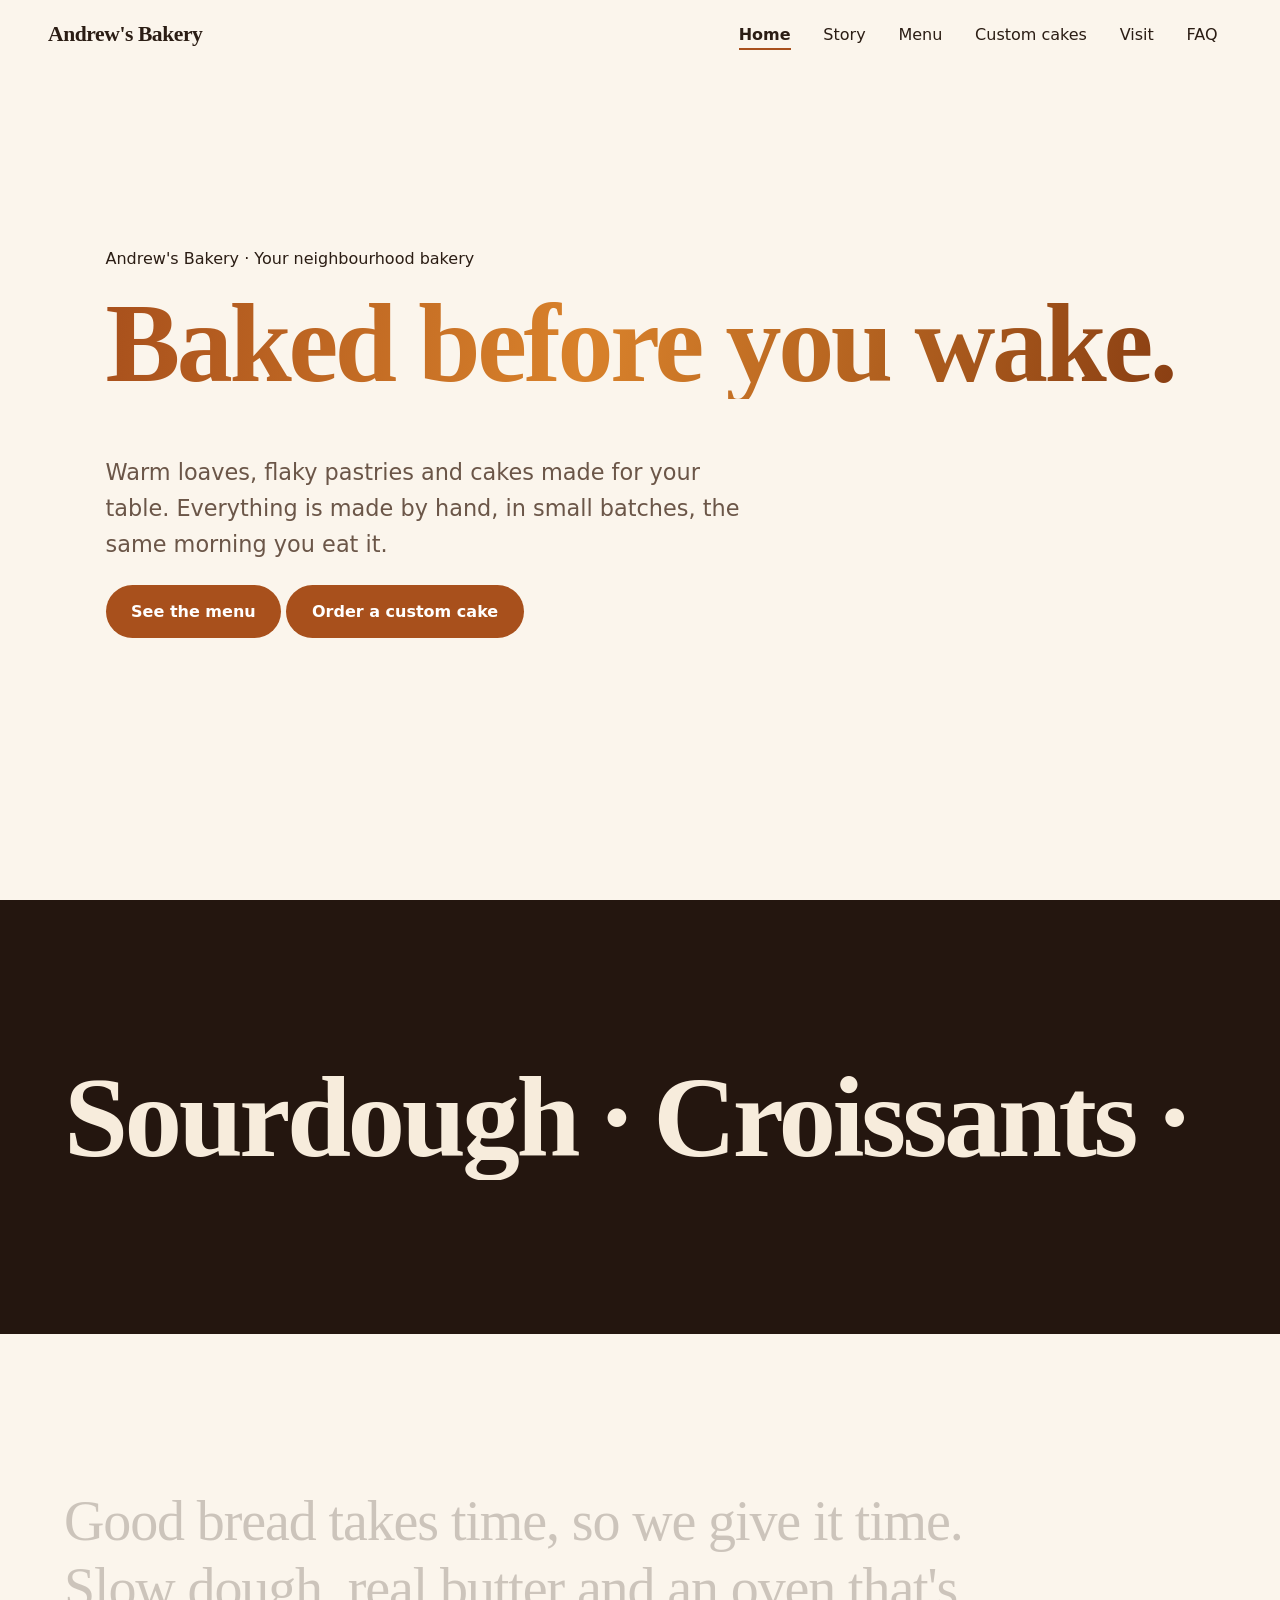
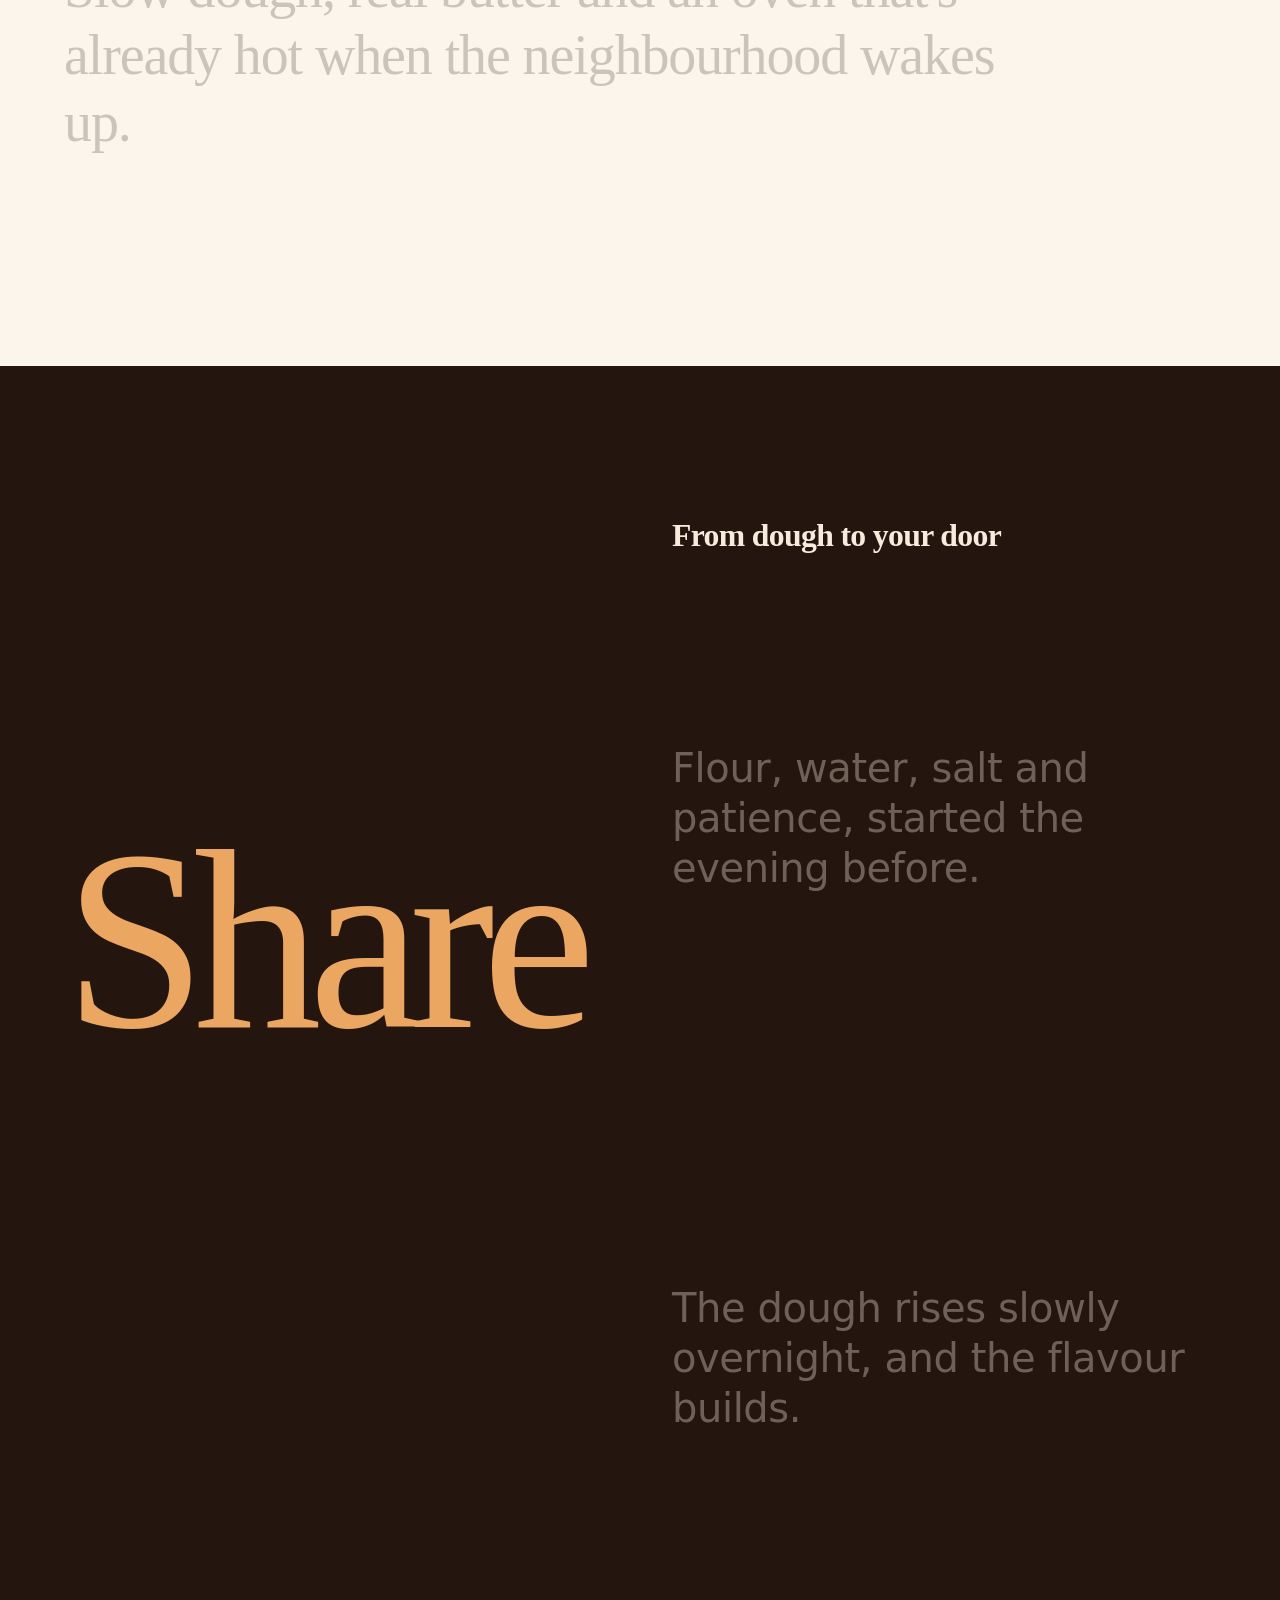
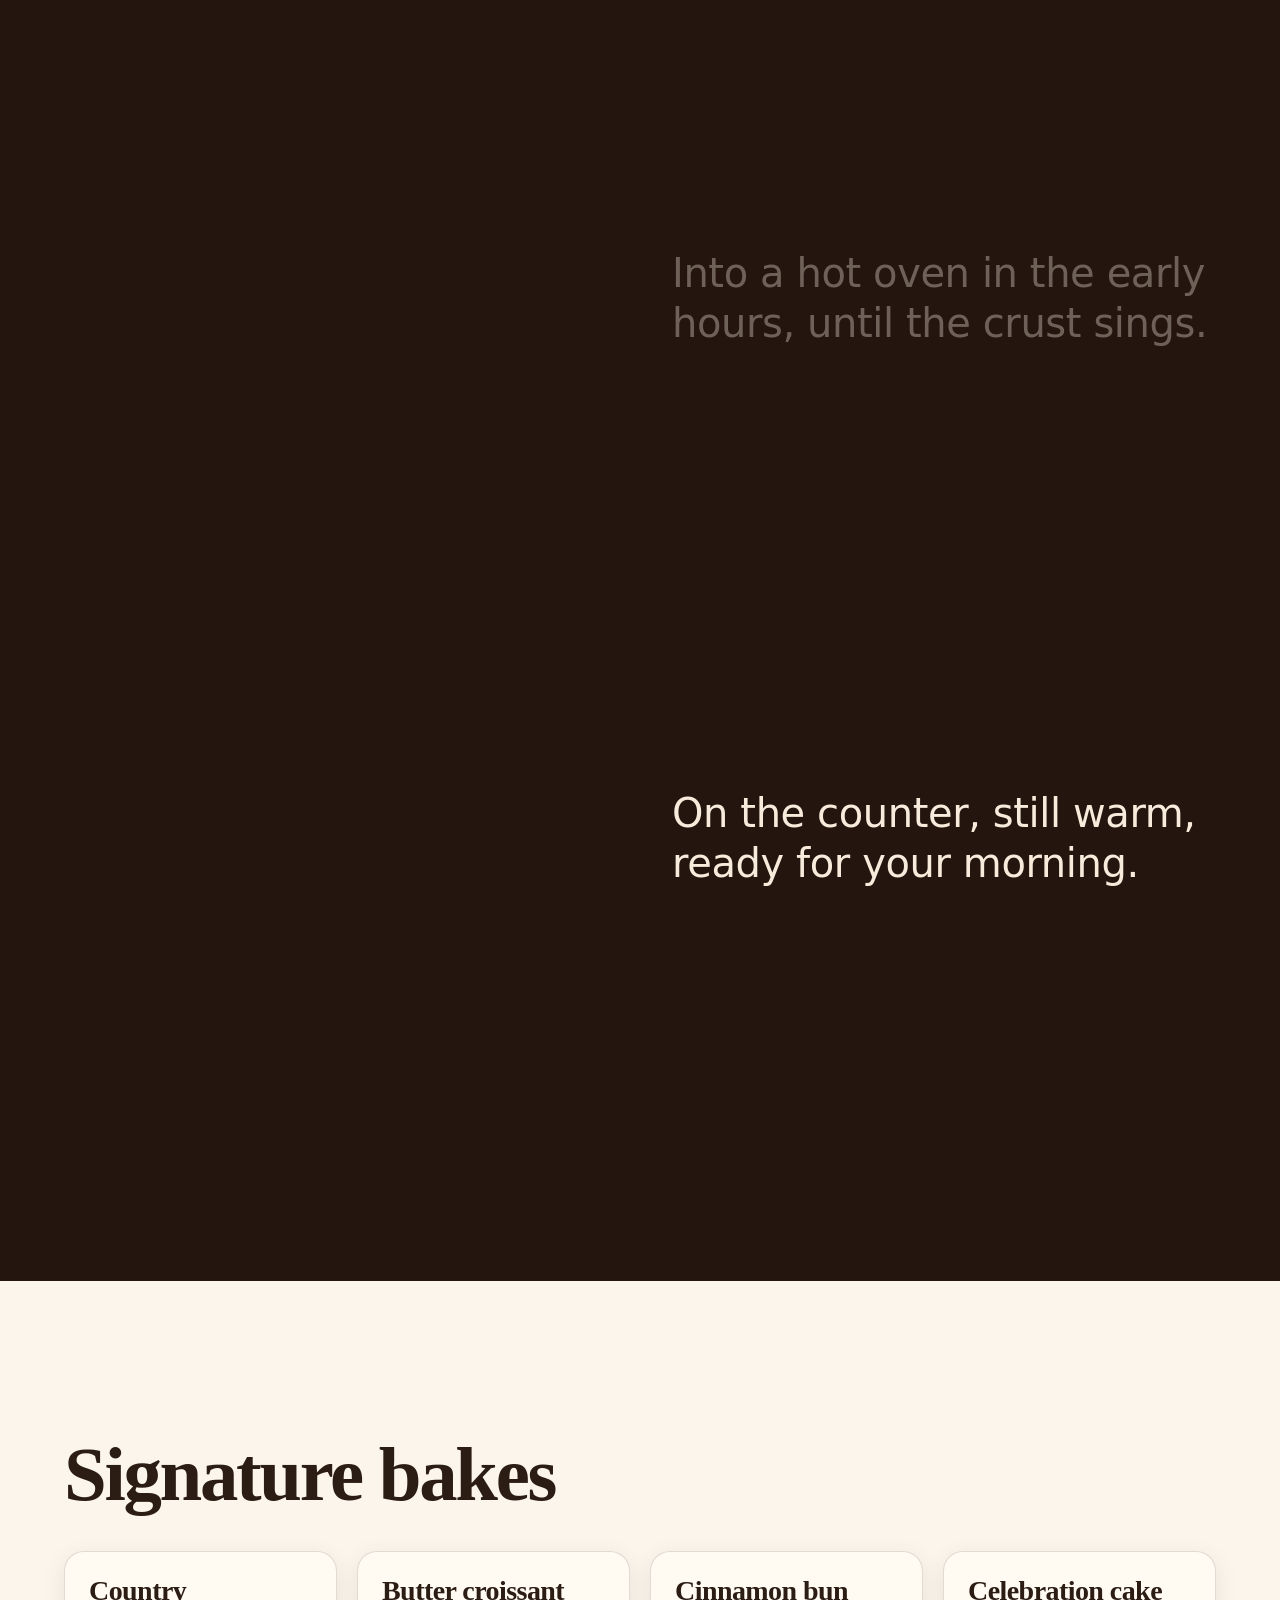
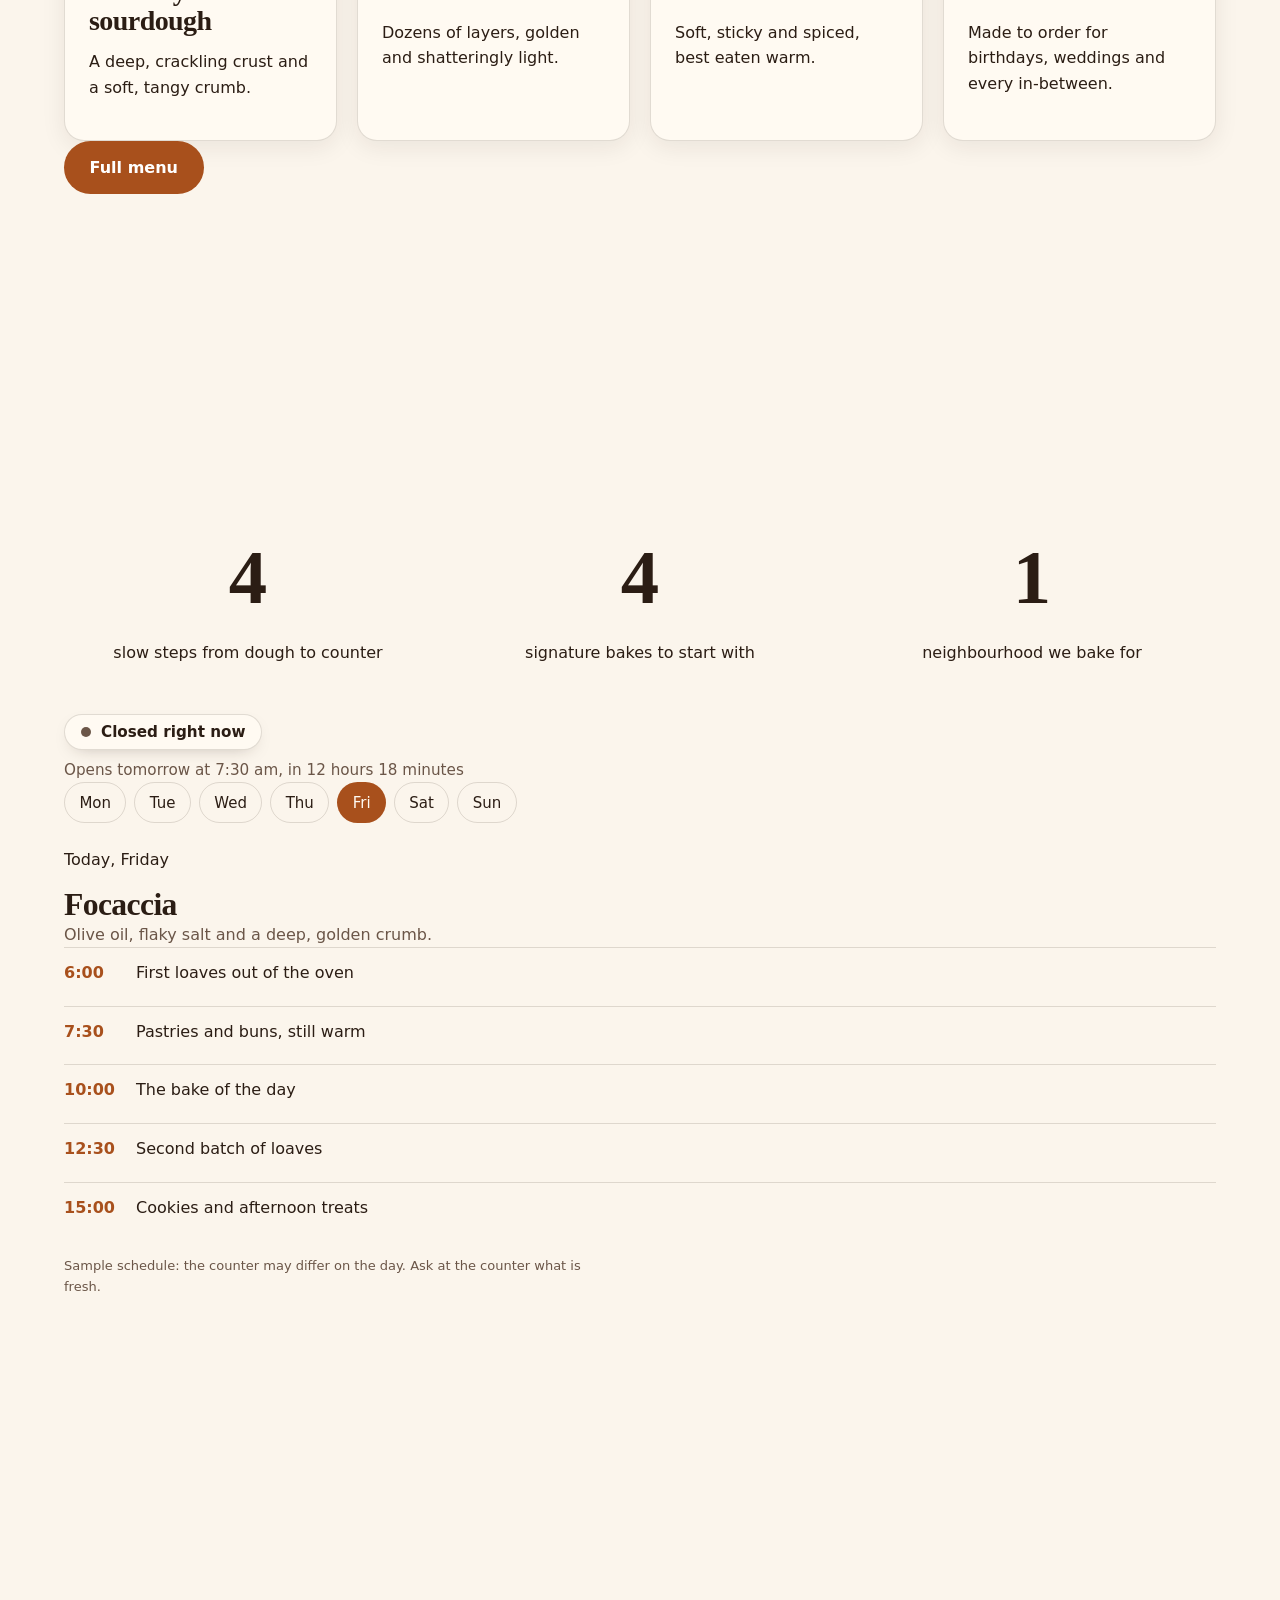
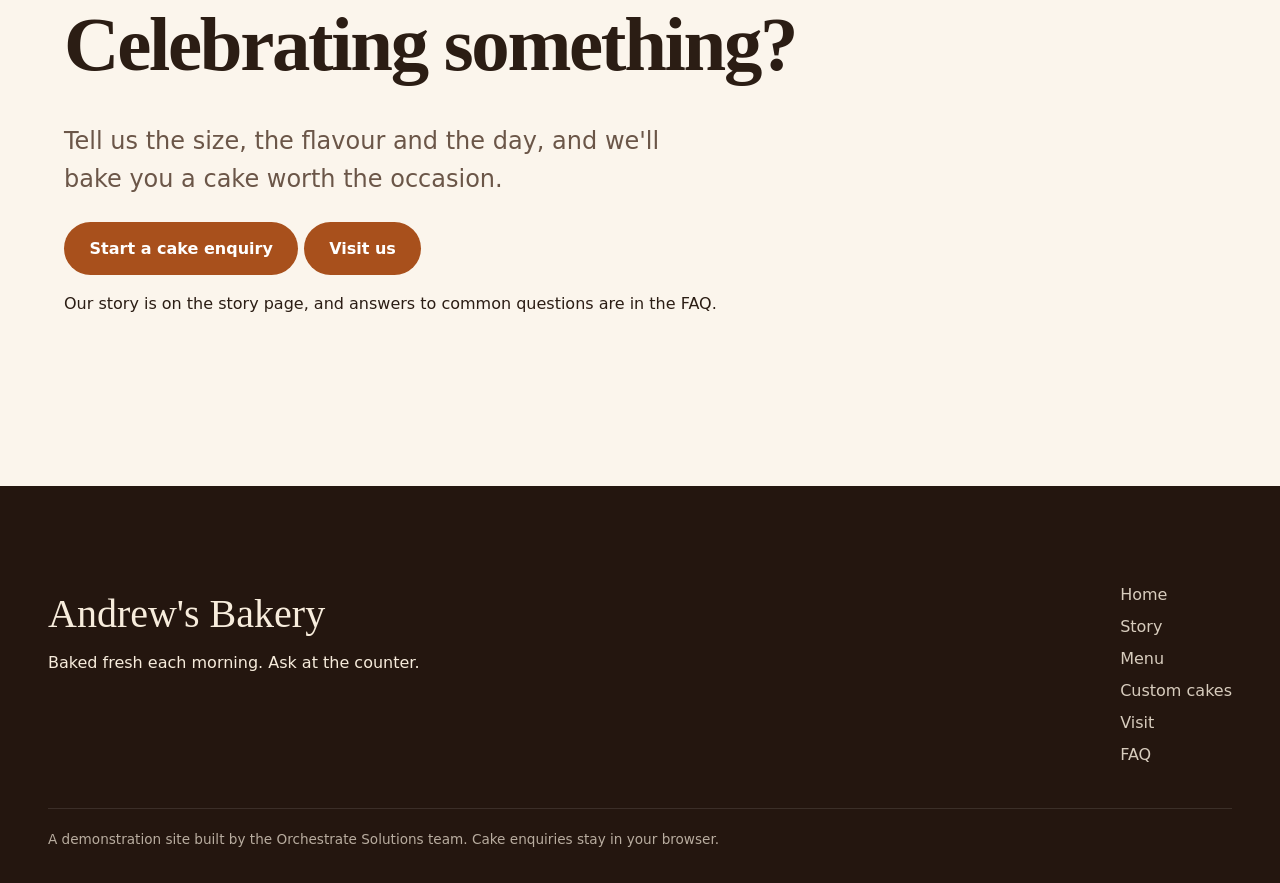
<file: index.html>
<!doctype html><html lang="en"><head>
<title>Andrew's Bakery</title>
<meta charset="utf-8">
<meta name="viewport" content="width=device-width, initial-scale=1">
<meta name="description" content="Andrew's Bakery: a neighbourhood bakery. Bread, pastries and custom cakes, baked before you wake.">
<style>@view-transition { navigation: auto; }</style>
<link rel="stylesheet" href="css/tokens.css">
<link rel="stylesheet" href="css/layout.css">
<link rel="stylesheet" href="css/site.css">
<script src="js/nav.js" defer></script>
<script src="js/motion.js" defer></script>
<script src="js/app.js" defer></script>
<script src="js/tools/openNow.js" defer></script>
<script src="js/tools/bakeday.js" defer></script>
</head><body>
<main id="main">

<section class="band home-hero" style="min-height:100svh;display:flex;align-items:center">
  <div class="wrap">
    <p data-reveal class="eyebrow">Andrew's Bakery · Your neighbourhood bakery</p>
    <h1 data-words style="font-family:var(--font-display);font-size:var(--fs-h1);line-height:1;letter-spacing:-.03em;background:var(--grad-text);-webkit-background-clip:text;background-clip:text;color:transparent">Baked before you wake.</h1>
    <p data-reveal class="lead" style="max-width:40rem;font-size:clamp(1.1rem,2vw,1.4rem)">Warm loaves, flaky pastries and cakes made for your table. Everything is made by hand, in small batches, the same morning you eat it.</p>
    <p data-reveal>
      <a class="btn" href="pages/menu.html">See the menu</a>
      <a class="btn" href="pages/cake.html">Order a custom cake</a>
    </p>
  </div>
</section>

<section class="band band--dark" aria-label="What we bake">
  <div data-marquee style="font-size:clamp(3rem,9vw,8rem);font-weight:800;letter-spacing:-.03em;white-space:nowrap">
    Sourdough · Croissants · Cinnamon buns · Celebration cakes · Cookies · Fresh every morning ·
  </div>
</section>

<section class="band">
  <div class="wrap">
    <p data-fill style="font-size:clamp(1.8rem,4.5vw,3.5rem);line-height:1.2;letter-spacing:-.02em;max-width:60rem">Good bread takes time, so we give it time. Slow dough, real butter and an oven that's already hot when the neighbourhood wakes up.</p>
  </div>
</section>

<section class="band band--dark" data-sticky-steps aria-labelledby="steps-h" style="padding-inline:max(1.5rem,5vw)">
  <h2 id="steps-h" data-reveal style="grid-column:2;font-size:var(--fs-h3);letter-spacing:var(--ls-heading)">From dough to your door</h2>
  <div data-step data-word="Mix"><p><strong class="sr-only">Mix. </strong>Flour, water, salt and patience, started the evening before.</p></div>
  <div data-step data-word="Rest"><p><strong class="sr-only">Rest. </strong>The dough rises slowly overnight, and the flavour builds.</p></div>
  <div data-step data-word="Bake"><p><strong class="sr-only">Bake. </strong>Into a hot oven in the early hours, until the crust sings.</p></div>
  <div data-step data-word="Share"><p><strong class="sr-only">Share. </strong>On the counter, still warm, ready for your morning.</p></div>
</section>

<section class="band" aria-labelledby="sig-h">
  <div class="wrap">
    <h2 id="sig-h" data-reveal>Signature bakes</h2>
    <div class="grid" style="display:grid;gap:1.25rem;grid-template-columns:repeat(auto-fit,minmax(15rem,1fr))">
      <article class="card" data-reveal><h3>Country sourdough</h3><p>A deep, crackling crust and a soft, tangy crumb.</p></article>
      <article class="card" data-reveal><h3>Butter croissant</h3><p>Dozens of layers, golden and shatteringly light.</p></article>
      <article class="card" data-reveal><h3>Cinnamon bun</h3><p>Soft, sticky and spiced, best eaten warm.</p></article>
      <article class="card" data-reveal><h3>Celebration cake</h3><p>Made to order for birthdays, weddings and every in-between.</p></article>
    </div>
    <p data-reveal><a class="btn" href="pages/menu.html">Full menu</a></p>
  </div>
</section>

<section class="band" aria-label="At a glance">
  <div class="wrap" style="display:grid;gap:1.5rem;grid-template-columns:repeat(auto-fit,minmax(12rem,1fr));text-align:center">
    <p data-reveal><strong data-count="4" style="font-family:var(--font-display);font-size:var(--fs-h2)">4</strong><br>slow steps from dough to counter</p>
    <p data-reveal><strong data-count="4" style="font-family:var(--font-display);font-size:var(--fs-h2)">4</strong><br>signature bakes to start with</p>
    <p data-reveal><strong data-count="1" style="font-family:var(--font-display);font-size:var(--fs-h2)">1</strong><br>neighbourhood we bake for</p>
  </div>
  <div class="wrap" style="margin-top:2rem">
    <div data-open-now></div>
    <div data-fresh-today></div>
  </div>
</section>


<section class="band" aria-labelledby="cta-h">
  <div class="wrap">
    <h2 id="cta-h" data-reveal>Celebrating something?</h2>
    <p data-reveal class="lead" style="max-width:40rem">Tell us the size, the flavour and the day, and we'll bake you a cake worth the occasion.</p>
    <p data-reveal><a class="btn" href="pages/cake.html">Start a cake enquiry</a> <a class="btn" href="pages/visit.html">Visit us</a></p>
    <p data-reveal>Our story is on the <a href="pages/story.html">story page</a>, and answers to common questions are in the <a href="pages/faq.html">FAQ</a>.</p>
  </div>
</section>

</main></body></html>
</file>
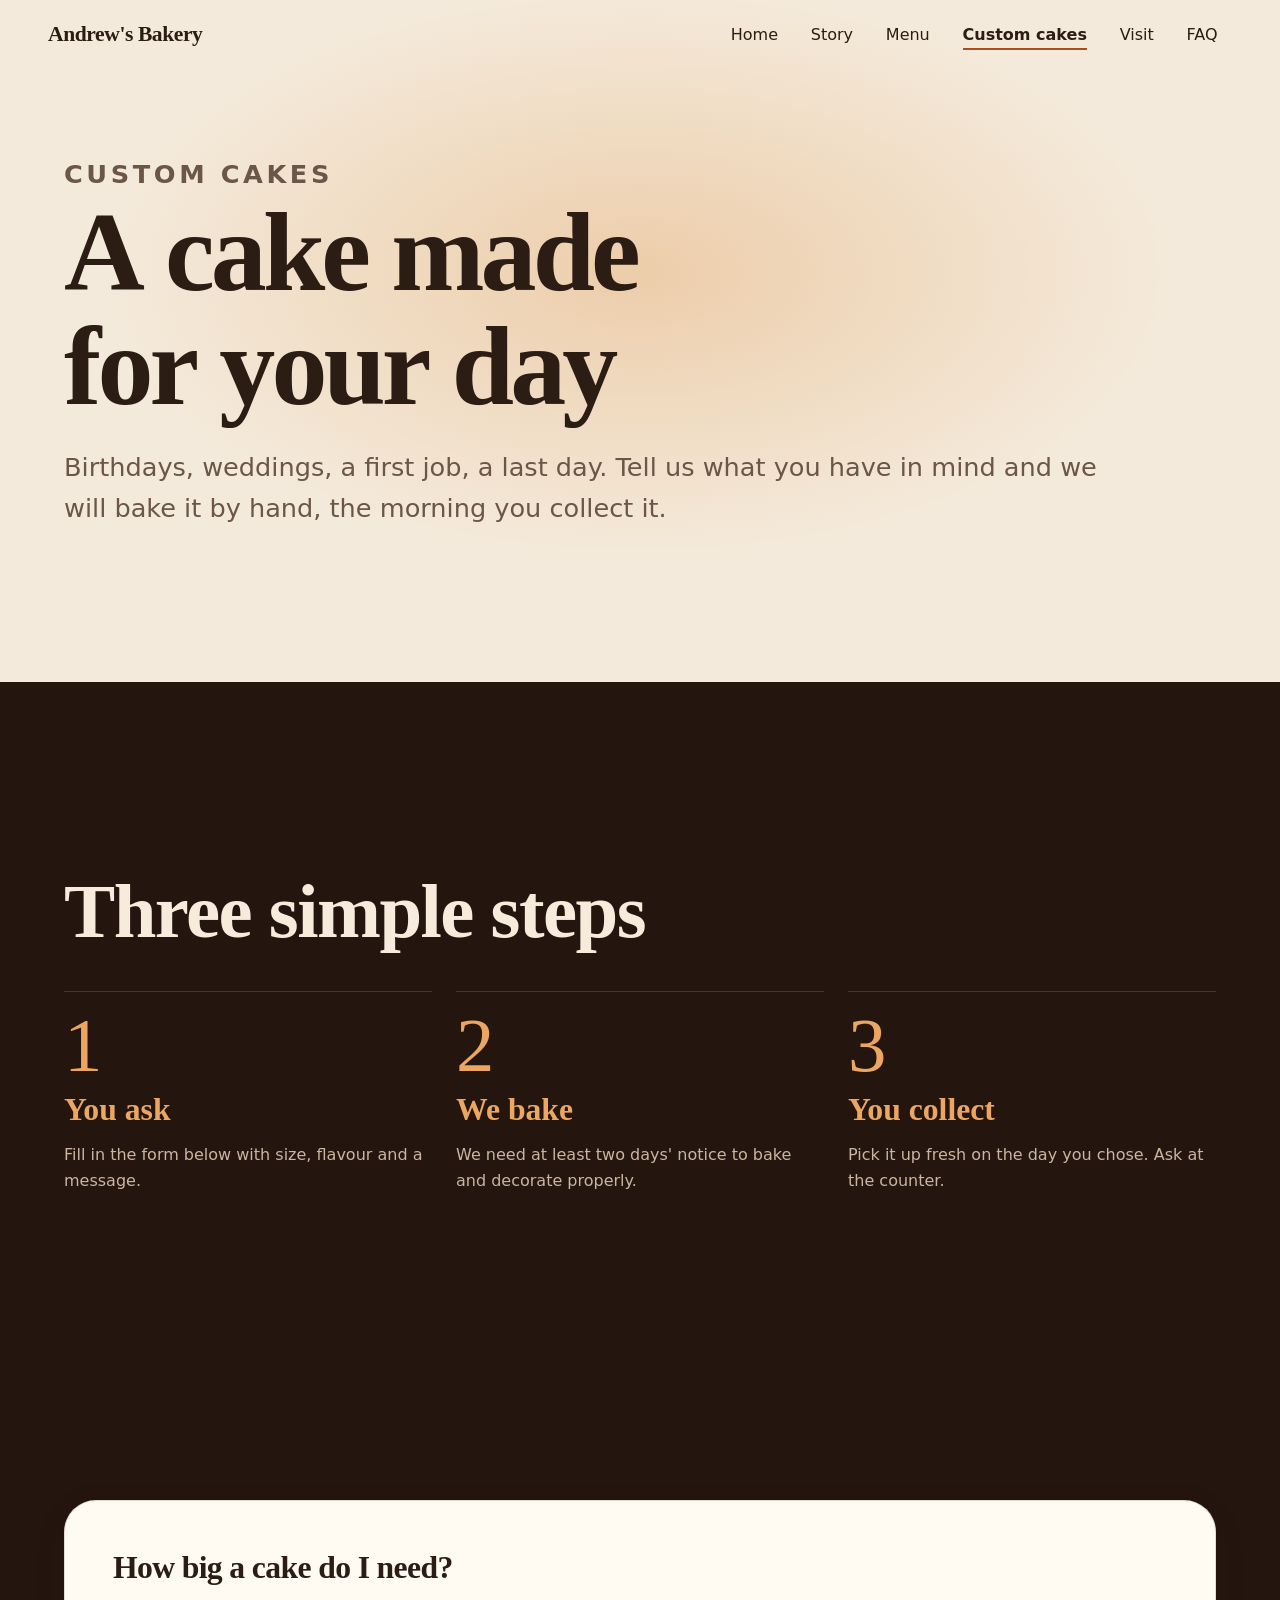
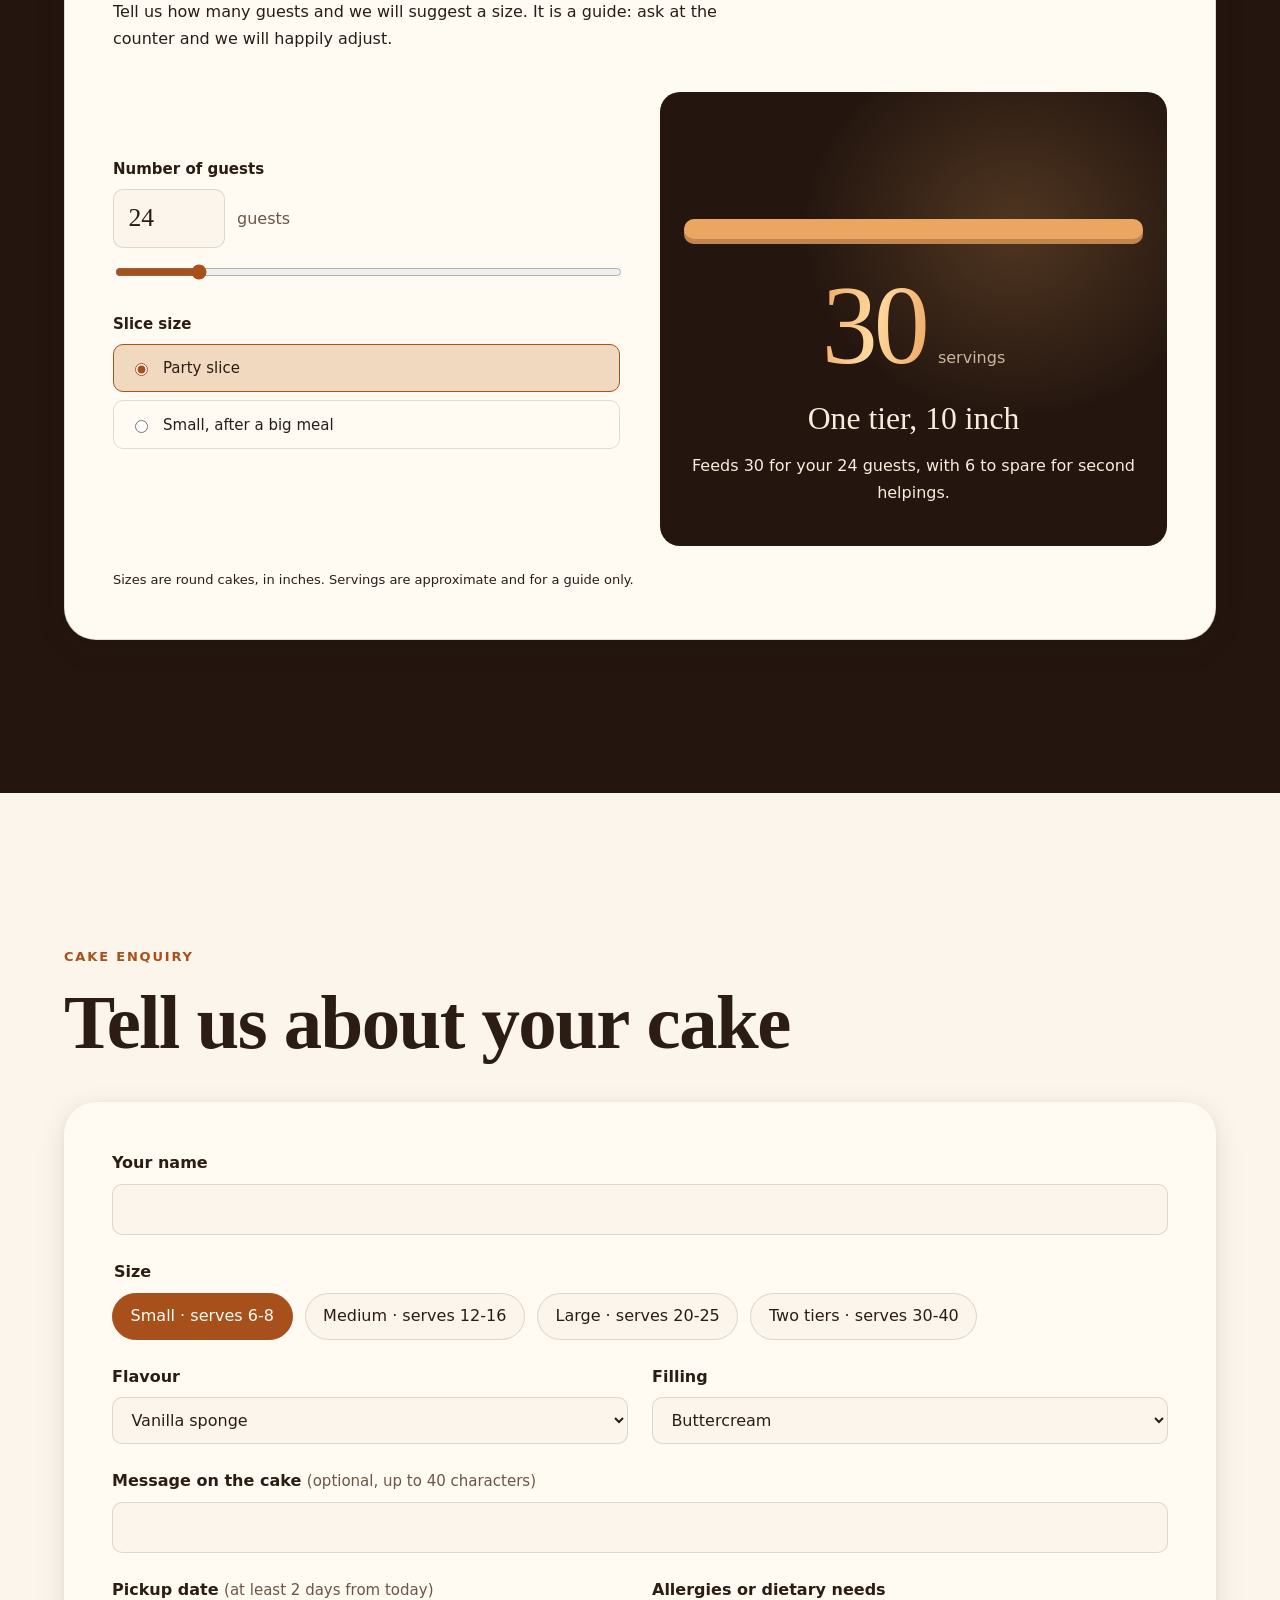
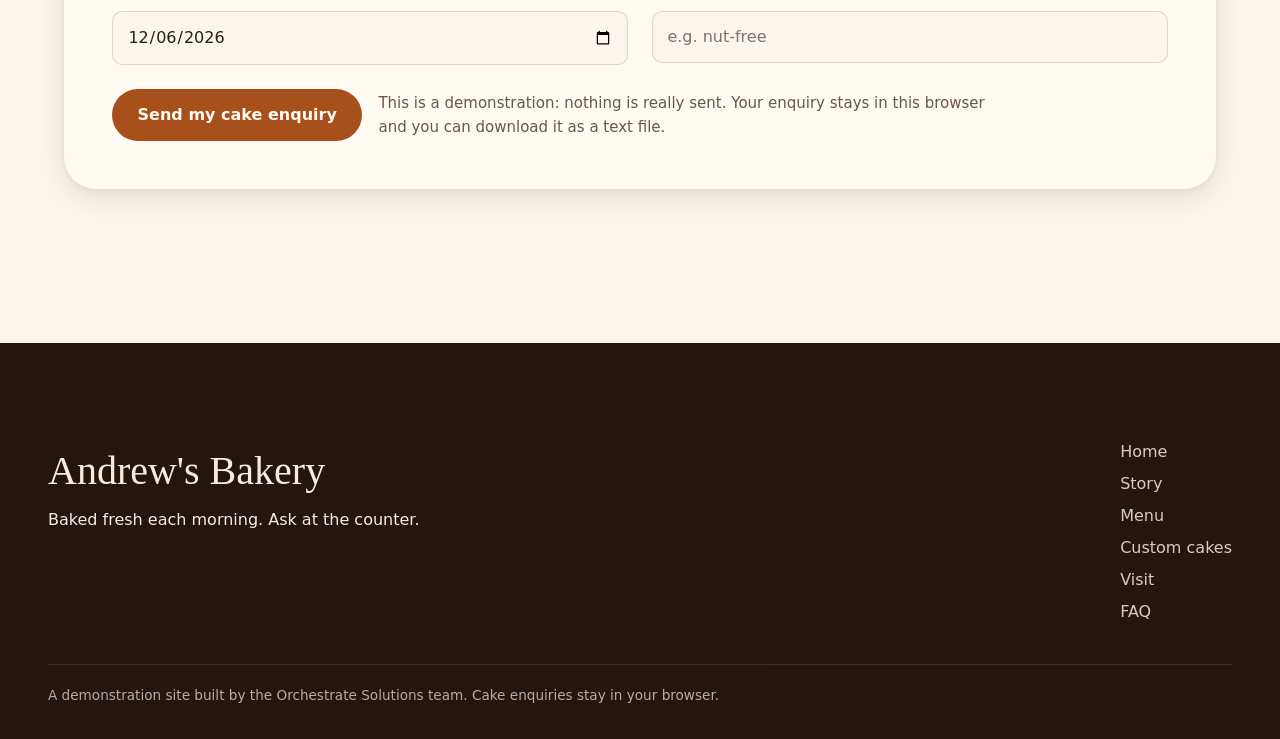
<file: pages/cake.html>
<!doctype html><html lang="en"><head>
<title>Custom cakes · Andrew's Bakery</title>
<meta charset="utf-8">
<meta name="viewport" content="width=device-width, initial-scale=1">
<link rel="stylesheet" href="../css/tokens.css">
<link rel="stylesheet" href="../css/layout.css">
<link rel="stylesheet" href="../css/site.css">
<style>
.cake-hero{min-height:70svh;display:flex;align-items:flex-end;background:var(--bg-soft);position:relative;overflow:hidden}
.cake-hero::before{content:"";position:absolute;inset:0;background:var(--glow);pointer-events:none}
.cake-hero .wrap{position:relative;width:100%}
.cake-hero h1{font-family:var(--font-display);font-size:var(--fs-h1);line-height:var(--lh-tight);letter-spacing:var(--ls-display);margin:0 0 var(--space-5);max-width:14ch}
.cake-hero p{font-size:var(--fs-lead);max-width:var(--measure);color:var(--ink-muted);margin:0}
.eyebrow{font-size:var(--fs-xs);letter-spacing:var(--ls-caps);text-transform:uppercase;color:var(--accent);font-weight:700;margin:0 0 var(--space-4)}
.cake-h2{font-family:var(--font-display);font-size:var(--fs-h2);line-height:var(--lh-tight);letter-spacing:var(--ls-heading);margin:0 0 var(--space-6)}
.cake-steps{display:grid;grid-template-columns:repeat(auto-fit,minmax(14rem,1fr));gap:var(--space-5);margin-top:var(--space-6)}
.cake-steps div{border-top:1px solid var(--line-on-dark);padding-top:var(--space-4)}
.cake-steps b{display:block;font-family:var(--font-display);font-size:var(--fs-h3);color:var(--accent-on-dark)}
.cake-steps p{margin:.4rem 0 0;color:var(--ink-on-dark-muted)}
.cake-num{font-family:var(--font-display);font-size:var(--fs-h2);line-height:1;color:var(--accent-on-dark)}
.cake-form{background:var(--card);border-radius:var(--radius-lg);box-shadow:var(--shadow);padding:clamp(1.25rem,4vw,3rem);display:grid;gap:var(--space-5);grid-template-columns:repeat(2,minmax(0,1fr))}
.cake-form .full{grid-column:1/-1}
.cake-form fieldset{border:0;padding:0;margin:0;min-width:0}
.cake-form legend,.cake-form label{display:block;font-weight:600;margin-bottom:var(--space-2)}
.cake-form .hint{font-weight:400;color:var(--ink-muted);font-size:var(--fs-sm)}
.cake-form input[type=text],.cake-form input[type=date],.cake-form select,.cake-form textarea{width:100%;box-sizing:border-box;font:inherit;color:var(--ink);background:var(--bg);border:1.5px solid var(--line);border-radius:var(--radius-sm);padding:.75em .9em;min-height:2.75rem}
.cake-form textarea{min-height:5.5rem;resize:vertical}
.cake-form input:focus-visible,.cake-form select:focus-visible,.cake-form textarea:focus-visible{outline:3px solid var(--focus);outline-offset:2px}
.cake-form [aria-invalid=true]{border-color:#b3261e}
.err{color:#b3261e;font-size:var(--fs-sm);margin:.35rem 0 0;min-height:0}
.err:empty{display:none}
.opts{display:flex;flex-wrap:wrap;gap:var(--space-3)}
.opts label{margin:0;font-weight:500;position:relative}
.opts input{position:absolute;opacity:0;inset:0;width:100%;height:100%;margin:0;cursor:pointer}
.opts span{display:inline-block;padding:.6em 1.1em;border:1.5px solid var(--line);border-radius:var(--radius-pill);background:var(--bg);transition:transform var(--dur-fast) var(--ease),background var(--dur-fast),border-color var(--dur-fast)}
.opts label:hover span{transform:translateY(-2px)}
.opts input:checked+span{background:var(--accent);border-color:var(--accent);color:var(--on-accent)}
.opts input:focus-visible+span{outline:3px solid var(--focus);outline-offset:2px}
.cake-actions{display:flex;flex-wrap:wrap;gap:var(--space-4);align-items:center}
.cake-note{color:var(--ink-muted);font-size:var(--fs-sm);margin:0}
.cake-form .btn{color:var(--on-accent)}
.btn--ghost{background:transparent!important;color:var(--accent)!important;border:1.5px solid var(--accent)!important}
.cake-done{background:var(--accent-soft);border-radius:var(--radius-lg);padding:clamp(1.5rem,4vw,3rem)}
.cake-done h3{font-family:var(--font-display);font-size:var(--fs-h3);margin:0 0 var(--space-3)}
.cake-done dl{display:grid;grid-template-columns:max-content 1fr;gap:.4rem 1.25rem;margin:var(--space-5) 0}
.cake-done dt{font-weight:600}.cake-done dd{margin:0;overflow-wrap:anywhere}
.cake-saved{margin-top:var(--space-7)}
.cake-saved ul{list-style:none;padding:0;margin:var(--space-4) 0 0;display:grid;gap:var(--space-3)}
.cake-saved li{display:flex;flex-wrap:wrap;justify-content:space-between;gap:var(--space-3);background:var(--card);border-radius:var(--radius-sm);padding:var(--space-3) var(--space-4);box-shadow:var(--shadow-sm)}
.cake-saved button{background:none;border:0;color:var(--accent);font:inherit;text-decoration:underline;cursor:pointer;min-height:2.75rem;padding:0 .5rem}
@media(max-width:40rem){.cake-form{grid-template-columns:1fr}}
</style>
<link rel="stylesheet" href="../css/cakesize.css">
<script src="../js/nav.js" defer></script>
<script src="../js/motion.js" defer></script>
<script src="../js/app.js" defer></script>
<script src="../js/tools/cakesize.js" defer></script>
<script src="../js/tools/cake.js" defer></script>
</head><body>
<main id="main">

<section class="band cake-hero">
  <div class="wrap">
    <p class="eyebrow" data-reveal>Custom cakes</p>
    <h1 data-words>A cake made for your day</h1>
    <p data-reveal>Birthdays, weddings, a first job, a last day. Tell us what you have in mind and we will bake it by hand, the morning you collect it.</p>
  </div>
</section>

<section class="band band--dark">
  <div class="wrap">
    <p class="eyebrow" data-reveal style="color:var(--accent-on-dark)">How it works</p>
    <h2 class="cake-h2" data-words>Three simple steps</h2>
    <div class="cake-steps">
      <div data-reveal><span class="cake-num" data-count="1">1</span><b>You ask</b><p>Fill in the form below with size, flavour and a message.</p></div>
      <div data-reveal><span class="cake-num" data-count="2">2</span><b>We bake</b><p>We need at least two days' notice to bake and decorate properly.</p></div>
      <div data-reveal><span class="cake-num" data-count="3">3</span><b>You collect</b><p>Pick it up fresh on the day you chose. Ask at the counter.</p></div>
    </div>
  </div>
</section>

<section class="band band--dark" id="size-guide">
  <div class="wrap"><div data-cake-size></div></div>
</section>

<section class="band" id="enquiry">
  <div class="wrap">
    <p class="eyebrow" data-reveal>Cake enquiry</p>
    <h2 class="cake-h2" data-words>Tell us about your cake</h2>

    <form class="cake-form" id="cake-form" novalidate data-reveal>
      <div class="full">
        <label for="c-name">Your name</label>
        <input type="text" id="c-name" name="name" autocomplete="name" required aria-describedby="e-name">
        <p class="err" id="e-name" role="alert"></p>
      </div>
      <fieldset class="full">
        <legend>Size</legend>
        <div class="opts" role="radiogroup">
          <label><input type="radio" name="size" value="Small, serves 6-8" checked><span>Small · serves 6-8</span></label>
          <label><input type="radio" name="size" value="Medium, serves 12-16"><span>Medium · serves 12-16</span></label>
          <label><input type="radio" name="size" value="Large, serves 20-25"><span>Large · serves 20-25</span></label>
          <label><input type="radio" name="size" value="Two tiers, serves 30-40"><span>Two tiers · serves 30-40</span></label>
        </div>
      </fieldset>
      <div>
        <label for="c-flavour">Flavour</label>
        <select id="c-flavour" name="flavour">
          <option>Vanilla sponge</option><option>Chocolate</option><option>Lemon</option><option>Carrot and walnut</option><option>Red velvet</option><option>Fruit cake</option>
        </select>
      </div>
      <div>
        <label for="c-filling">Filling</label>
        <select id="c-filling" name="filling">
          <option>Buttercream</option><option>Raspberry jam</option><option>Chocolate ganache</option><option>Lemon curd</option><option>Cream cheese</option>
        </select>
      </div>
      <div class="full">
        <label for="c-msg">Message on the cake <span class="hint">(optional, up to 40 characters)</span></label>
        <input type="text" id="c-msg" name="message" maxlength="40" aria-describedby="e-msg">
        <p class="err" id="e-msg" role="alert"></p>
      </div>
      <div>
        <label for="c-date">Pickup date <span class="hint">(at least 2 days from today)</span></label>
        <input type="date" id="c-date" name="date" required aria-describedby="e-date">
        <p class="err" id="e-date" role="alert"></p>
      </div>
      <div>
        <label for="c-allergy">Allergies or dietary needs</label>
        <input type="text" id="c-allergy" name="allergies" placeholder="e.g. nut-free" aria-describedby="e-allergy">
        <p class="err" id="e-allergy" role="alert"></p>
      </div>
      <div class="full cake-actions">
        <button type="submit" class="btn">Send my cake enquiry</button>
        <p class="cake-note">This is a demonstration: nothing is really sent. Your enquiry stays in this browser and you can download it as a text file.</p>
      </div>
    </form>

    <div id="cake-done" class="cake-done" hidden tabindex="-1" aria-live="polite"></div>

    <div class="cake-saved" id="cake-saved" hidden>
      <h3 style="font-family:var(--font-display);font-size:var(--fs-h3);margin:0">Your saved enquiries</h3>
      <ul id="cake-list"></ul>
    </div>
  </div>
</section>

</main></body></html>
</file>
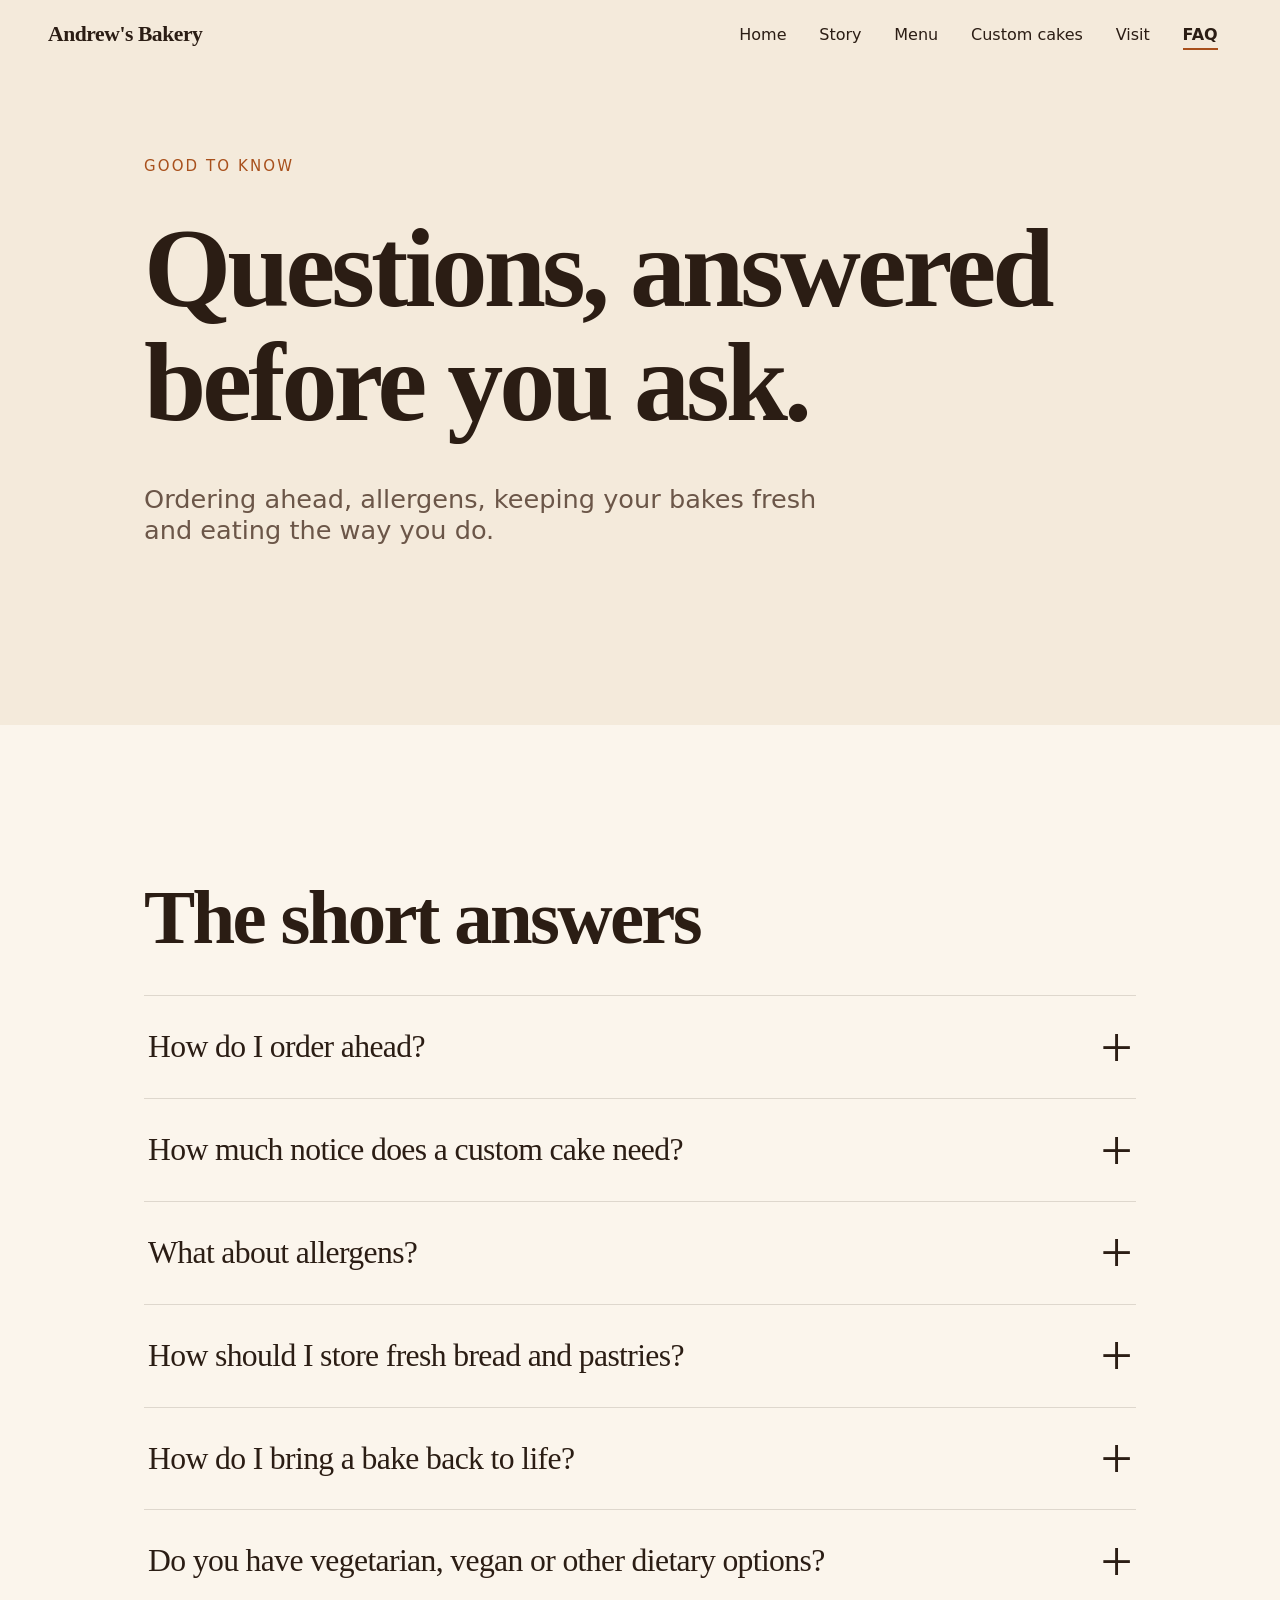
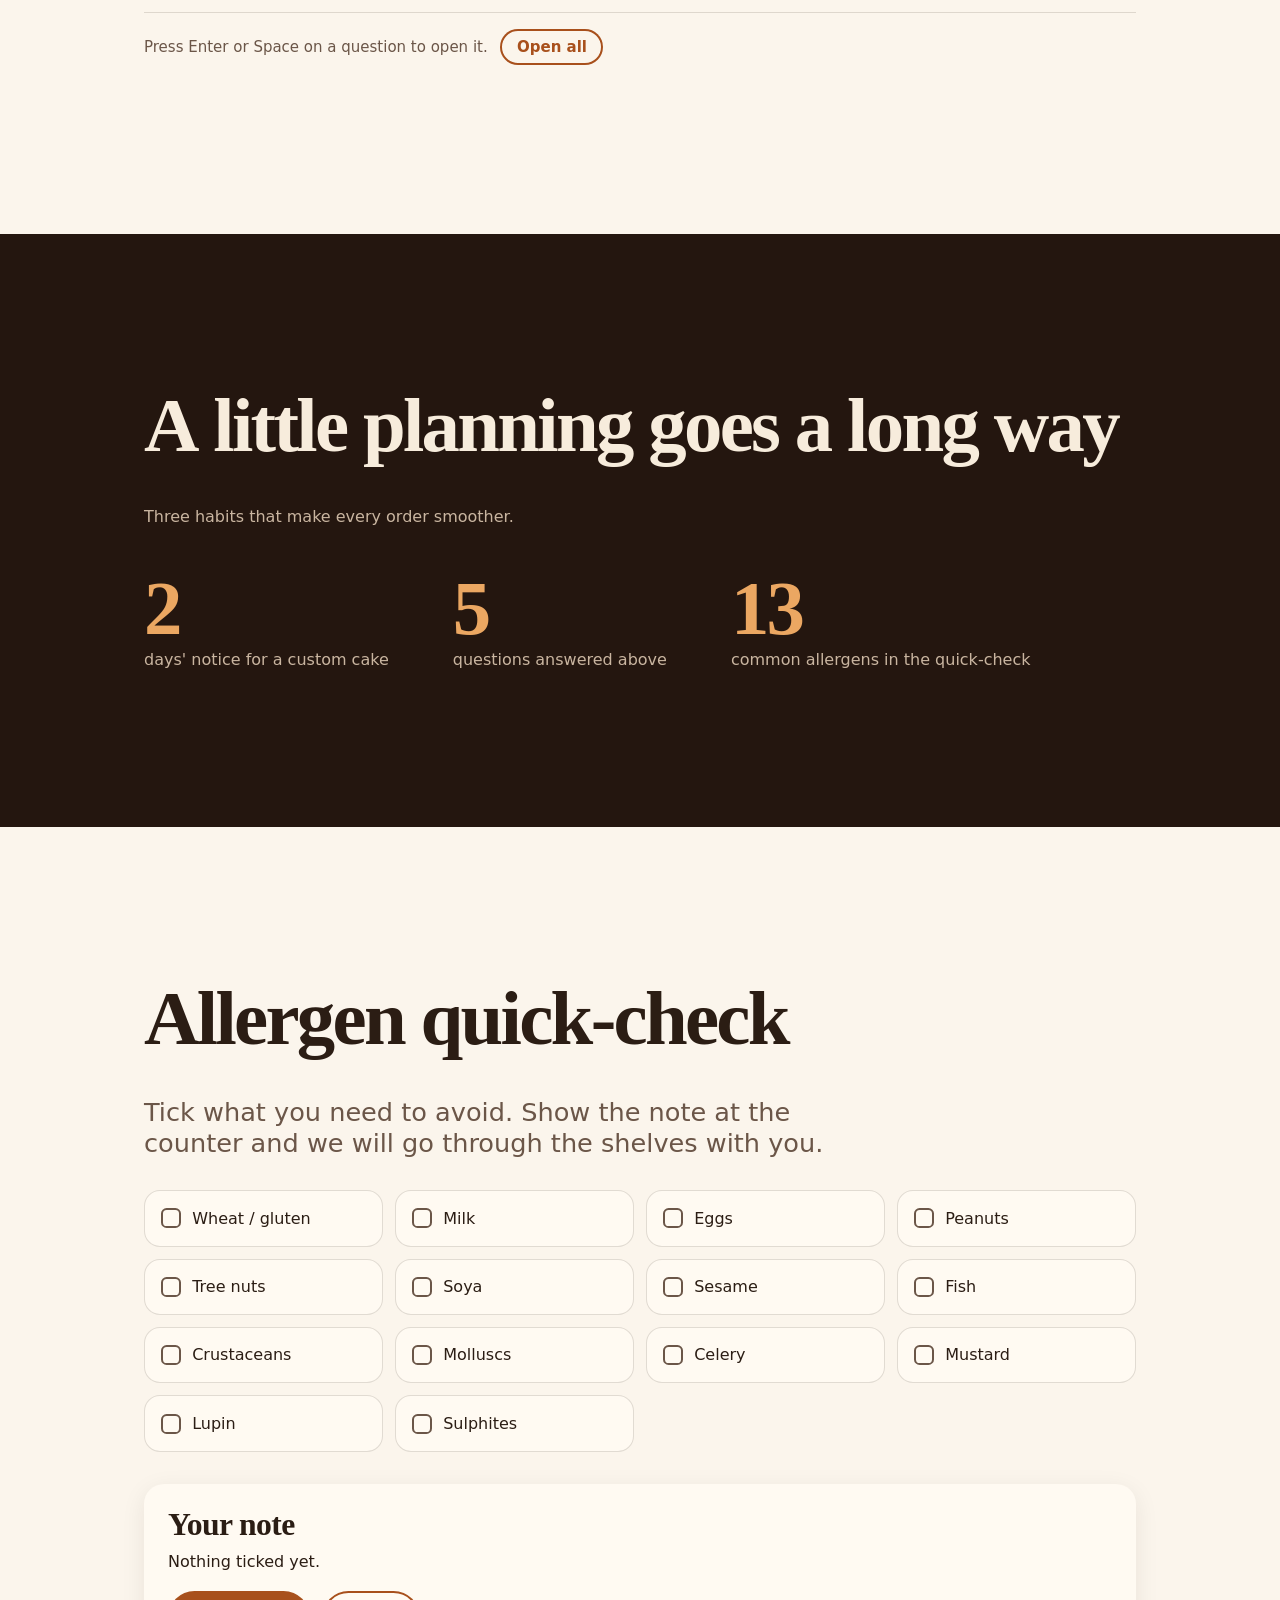
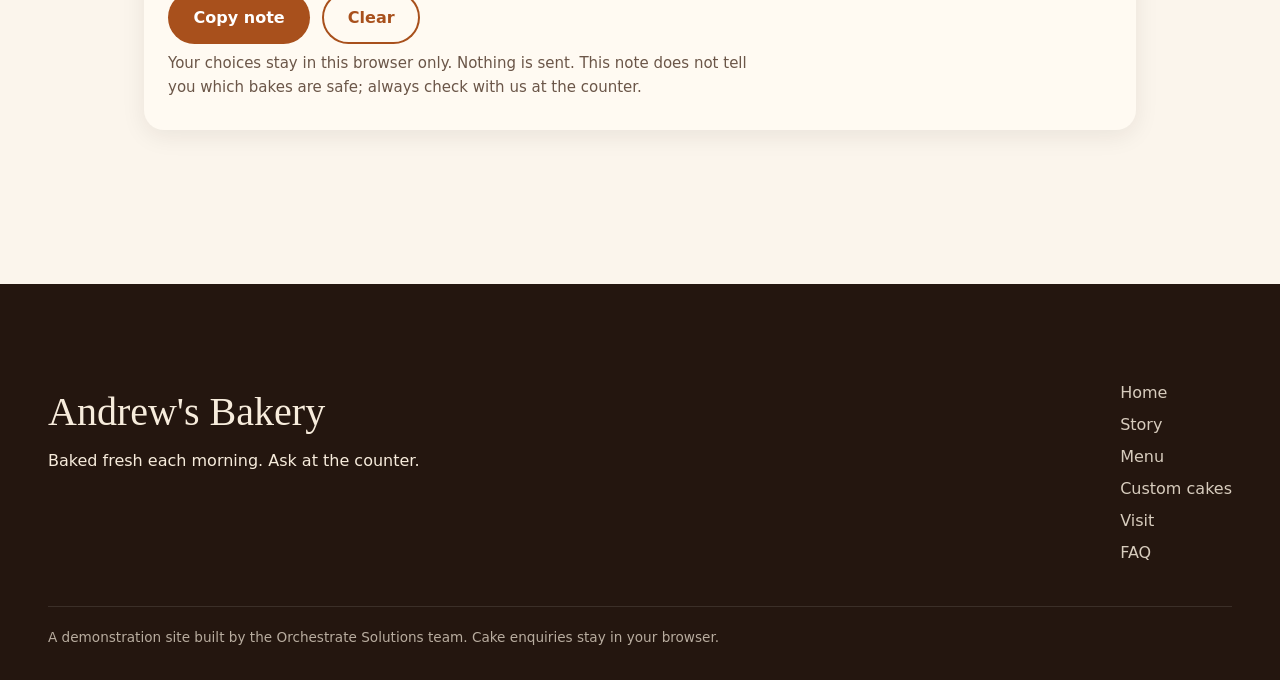
<file: pages/faq.html>
<!doctype html><html lang="en"><head>
<title>Good to know · Andrew's Bakery</title>
<meta charset="utf-8">
<meta name="viewport" content="width=device-width, initial-scale=1">
<meta name="description" content="Ordering ahead, allergens, storage and reheating, and dietary questions for Andrew's Bakery.">
<style>@view-transition { navigation: auto; }</style>
<link rel="stylesheet" href="../css/tokens.css">
<link rel="stylesheet" href="../css/layout.css">
<link rel="stylesheet" href="../css/site.css">
<style>
.faq-wrap{max-width:62rem;margin-inline:auto}
.faq-kicker{font-size:var(--fs-sm);letter-spacing:var(--ls-caps);text-transform:uppercase;color:var(--accent)}
.faq-h1{font-family:var(--font-display);font-size:var(--fs-h1);line-height:var(--lh-tight);letter-spacing:var(--ls-display);margin:.3em 0 .4em}
.faq-h2{font-family:var(--font-display);font-size:var(--fs-h2);line-height:var(--lh-tight);letter-spacing:var(--ls-display);margin:0 0 .5em}
.faq-lead{font-size:var(--fs-lead);max-width:42ch;color:var(--ink-muted);line-height:var(--lh-snug)}
.faq-hero{min-height:70svh;display:flex;align-items:center;background:var(--bg-soft)}
.faq-hero .grad{background:var(--grad-text);-webkit-background-clip:text;background-clip:text;color:transparent}
.faq-list{margin:2rem 0 0;padding:0;list-style:none;border-top:1px solid var(--line)}
.faq-item{border-bottom:1px solid var(--line)}
.faq-item h3{margin:0;font:inherit}
.faq-q{all:unset;box-sizing:border-box;display:flex;width:100%;justify-content:space-between;align-items:center;gap:1rem;padding:1.4rem .25rem;cursor:pointer;font-family:var(--font-display);font-size:var(--fs-h3);line-height:var(--lh-snug);letter-spacing:var(--ls-heading)}
.faq-q:hover{color:var(--accent)}
.faq-q:focus-visible{outline:3px solid var(--focus);outline-offset:2px;border-radius:.5rem}
.faq-q::after{content:"+";flex:none;font-size:1.8em;line-height:1;transition:transform .4s cubic-bezier(.2,.7,.2,1)}
.faq-q[aria-expanded="true"]::after{transform:rotate(45deg)}
.faq-a{display:grid;grid-template-rows:0fr;transition:grid-template-rows .5s cubic-bezier(.2,.7,.2,1)}
.faq-a>div{overflow:hidden}
.faq-q[aria-expanded="true"]+.faq-a,.faq-item.open .faq-a{grid-template-rows:1fr}
.faq-a p{margin:0 0 1.4rem;max-width:62ch;line-height:var(--lh-body);color:var(--ink-muted);padding-inline:.25rem}
.faq-a a{color:var(--accent)}
.no-js .faq-a{grid-template-rows:1fr}
.faq-nums{display:flex;flex-wrap:wrap;gap:2.5rem 4rem;margin-top:2.5rem}
.faq-nums strong{display:block;font-family:var(--font-display);font-size:var(--fs-h2);line-height:1;color:var(--accent-on-dark);letter-spacing:var(--ls-display)}
.faq-nums span{color:var(--ink-on-dark-muted)}
.band--dark .faq-h2{color:var(--ink-on-dark)}
.band--dark p{color:var(--ink-on-dark-muted);max-width:62ch;line-height:var(--lh-body)}
.al-grid{display:grid;grid-template-columns:repeat(auto-fill,minmax(14rem,1fr));gap:.75rem;margin:2rem 0;padding:0;border:0}
.al-grid legend{position:absolute;width:1px;height:1px;overflow:hidden;clip:rect(0 0 0 0)}
.al-opt{position:relative}
.al-opt input{position:absolute;opacity:0;inset:0;width:100%;height:100%;margin:0;cursor:pointer}
.al-opt label{display:flex;align-items:center;gap:.7rem;padding:.9rem 1rem;border-radius:1rem;background:var(--card);border:1.5px solid var(--line);transition:transform .3s cubic-bezier(.2,.7,.2,1),border-color .3s,background .3s;min-height:3.25rem}
.al-opt label::before{content:"";flex:none;width:1.25rem;height:1.25rem;border-radius:.35rem;border:2px solid var(--ink-muted)}
.al-opt input:checked+label{border-color:var(--accent);background:var(--accent-soft)}
.al-opt input:checked+label::before{background:var(--accent);border-color:var(--accent);box-shadow:inset 0 0 0 3px var(--accent-soft)}
.al-opt input:hover+label{transform:translateY(-2px)}
.al-opt input:focus-visible+label{outline:3px solid var(--focus);outline-offset:2px}
.al-out{padding:1.5rem;border-radius:1.25rem;background:var(--card);box-shadow:0 6px 24px rgb(43 29 20 / .08)}
.al-out h3{margin:0 0 .5rem;font-family:var(--font-display);font-size:var(--fs-h3)}
.al-out p{margin:.4rem 0;line-height:var(--lh-body);max-width:62ch}
.al-actions{display:flex;flex-wrap:wrap;gap:.75rem;margin-top:1rem}
.al-actions .btn.ghost{background:transparent;color:var(--accent);box-shadow:inset 0 0 0 2px var(--accent)}
.faq-note{font-size:var(--fs-sm);color:var(--ink-muted);margin-top:1rem}
@media (prefers-reduced-motion:reduce){.faq-a,.faq-q::after,.al-opt label{transition:none}}
</style>
<script src="../js/nav.js" defer></script>
<script src="../js/motion.js" defer></script>
<script src="../js/app.js" defer></script>
<script src="../js/tools/faq.js" defer></script>
</head><body>
<main id="main">

<section class="band faq-hero">
  <div class="faq-wrap">
    <p class="faq-kicker" data-reveal>Good to know</p>
    <h1 class="faq-h1" data-words>Questions, <span class="grad">answered before you ask.</span></h1>
    <p class="faq-lead" data-reveal>Ordering ahead, allergens, keeping your bakes fresh and eating the way you do.</p>
  </div>
</section>

<section class="band" aria-labelledby="faq-title">
  <div class="faq-wrap">
    <h2 class="faq-h2" id="faq-title" data-words>The short answers</h2>
    <ul class="faq-list" data-faq>
      <li class="faq-item" data-reveal>
        <h3><button class="faq-q" type="button" aria-expanded="false" aria-controls="a1" id="q1">How do I order ahead?</button></h3>
        <div class="faq-a" id="a1" role="region" aria-labelledby="q1"><div><p>For celebration cakes and larger orders, use the <a href="cake.html">cake enquiry</a>: choose a size, flavour and message, and pick a pickup date with at least two days' notice. For everyday bakes, ask at the counter.</p></div></div>
      </li>
      <li class="faq-item" data-reveal>
        <h3><button class="faq-q" type="button" aria-expanded="false" aria-controls="a2" id="q2">How much notice does a custom cake need?</button></h3>
        <div class="faq-a" id="a2" role="region" aria-labelledby="q2"><div><p>Two days is the minimum, and more is always kinder to the baker. The enquiry form will not offer dates sooner than that. Busy weekends fill first, so book early.</p></div></div>
      </li>
      <li class="faq-item" data-reveal>
        <h3><button class="faq-q" type="button" aria-expanded="false" aria-controls="a3" id="q3">What about allergens?</button></h3>
        <div class="faq-a" id="a3" role="region" aria-labelledby="q3"><div><p>A bakery works with flour, milk, eggs, nuts and more, so please tell us about any allergy before you order and ask at the counter about a specific bake. Use the quick-check below to list what you avoid and show it when you order.</p></div></div>
      </li>
      <li class="faq-item" data-reveal>
        <h3><button class="faq-q" type="button" aria-expanded="false" aria-controls="a4" id="q4">How should I store fresh bread and pastries?</button></h3>
        <div class="faq-a" id="a4" role="region" aria-labelledby="q4"><div><p>Keep bread in a paper bag or a bread bin at room temperature, not in the fridge, which dries it out. Eat pastries the day you buy them for the best texture. Anything with cream or custard belongs in the fridge.</p></div></div>
      </li>
      <li class="faq-item" data-reveal>
        <h3><button class="faq-q" type="button" aria-expanded="false" aria-controls="a5" id="q5">How do I bring a bake back to life?</button></h3>
        <div class="faq-a" id="a5" role="region" aria-labelledby="q5"><div><p>A few minutes in a warm oven (around 160&nbsp;°C) refreshes bread and pastries. Splash a little water on a crusty loaf first. A microwave makes them soft and chewy, so we avoid it.</p></div></div>
      </li>
      <li class="faq-item" data-reveal>
        <h3><button class="faq-q" type="button" aria-expanded="false" aria-controls="a6" id="q6">Do you have vegetarian, vegan or other dietary options?</button></h3>
        <div class="faq-a" id="a6" role="region" aria-labelledby="q6"><div><p>Ask at the counter what is on the shelves today, as the selection changes. For a custom cake, mention your dietary needs in the enquiry notes and we will talk it through with you.</p></div></div>
      </li>
    </ul>
    <p class="faq-note">Press Enter or Space on a question to open it. <button class="btn ghost" type="button" data-faq-all style="margin-left:.5rem;padding:.4em 1.1em;background:transparent;color:var(--accent);box-shadow:inset 0 0 0 2px var(--accent)">Open all</button></p>
  </div>
</section>

<section class="band band--dark" aria-label="Fresh every day">
  <div class="faq-wrap">
    <h2 class="faq-h2" data-words>A little planning goes a long way</h2>
    <p data-reveal>Three habits that make every order smoother.</p>
    <div class="faq-nums">
      <div data-reveal><strong data-count="2">2</strong><span>days' notice for a custom cake</span></div>
      <div data-reveal><strong data-count="6">6</strong><span>questions answered above</span></div>
      <div data-reveal><strong data-count="14">14</strong><span>common allergens in the quick-check</span></div>
    </div>
  </div>
</section>

<section class="band" aria-labelledby="al-title">
  <div class="faq-wrap">
    <h2 class="faq-h2" id="al-title" data-words>Allergen quick-check</h2>
    <p class="faq-lead" data-reveal>Tick what you need to avoid. Show the note at the counter and we will go through the shelves with you.</p>
    <form id="al-form" novalidate>
      <fieldset class="al-grid" id="al-grid"><legend>Allergens I need to avoid</legend></fieldset>
    </form>
    <div class="al-out" id="al-out" aria-live="polite">
      <h3>Your note</h3>
      <p id="al-text">Nothing ticked yet.</p>
      <div class="al-actions">
        <button class="btn" type="button" id="al-copy">Copy note</button>
        <button class="btn ghost" type="button" id="al-clear" style="background:transparent;color:var(--accent);box-shadow:inset 0 0 0 2px var(--accent)">Clear</button>
      </div>
      <p class="faq-note" id="al-status" role="status">Your choices stay in this browser only. Nothing is sent. This note does not tell you which bakes are safe; always check with us at the counter.</p>
    </div>
  </div>
</section>

</main></body></html>
</file>
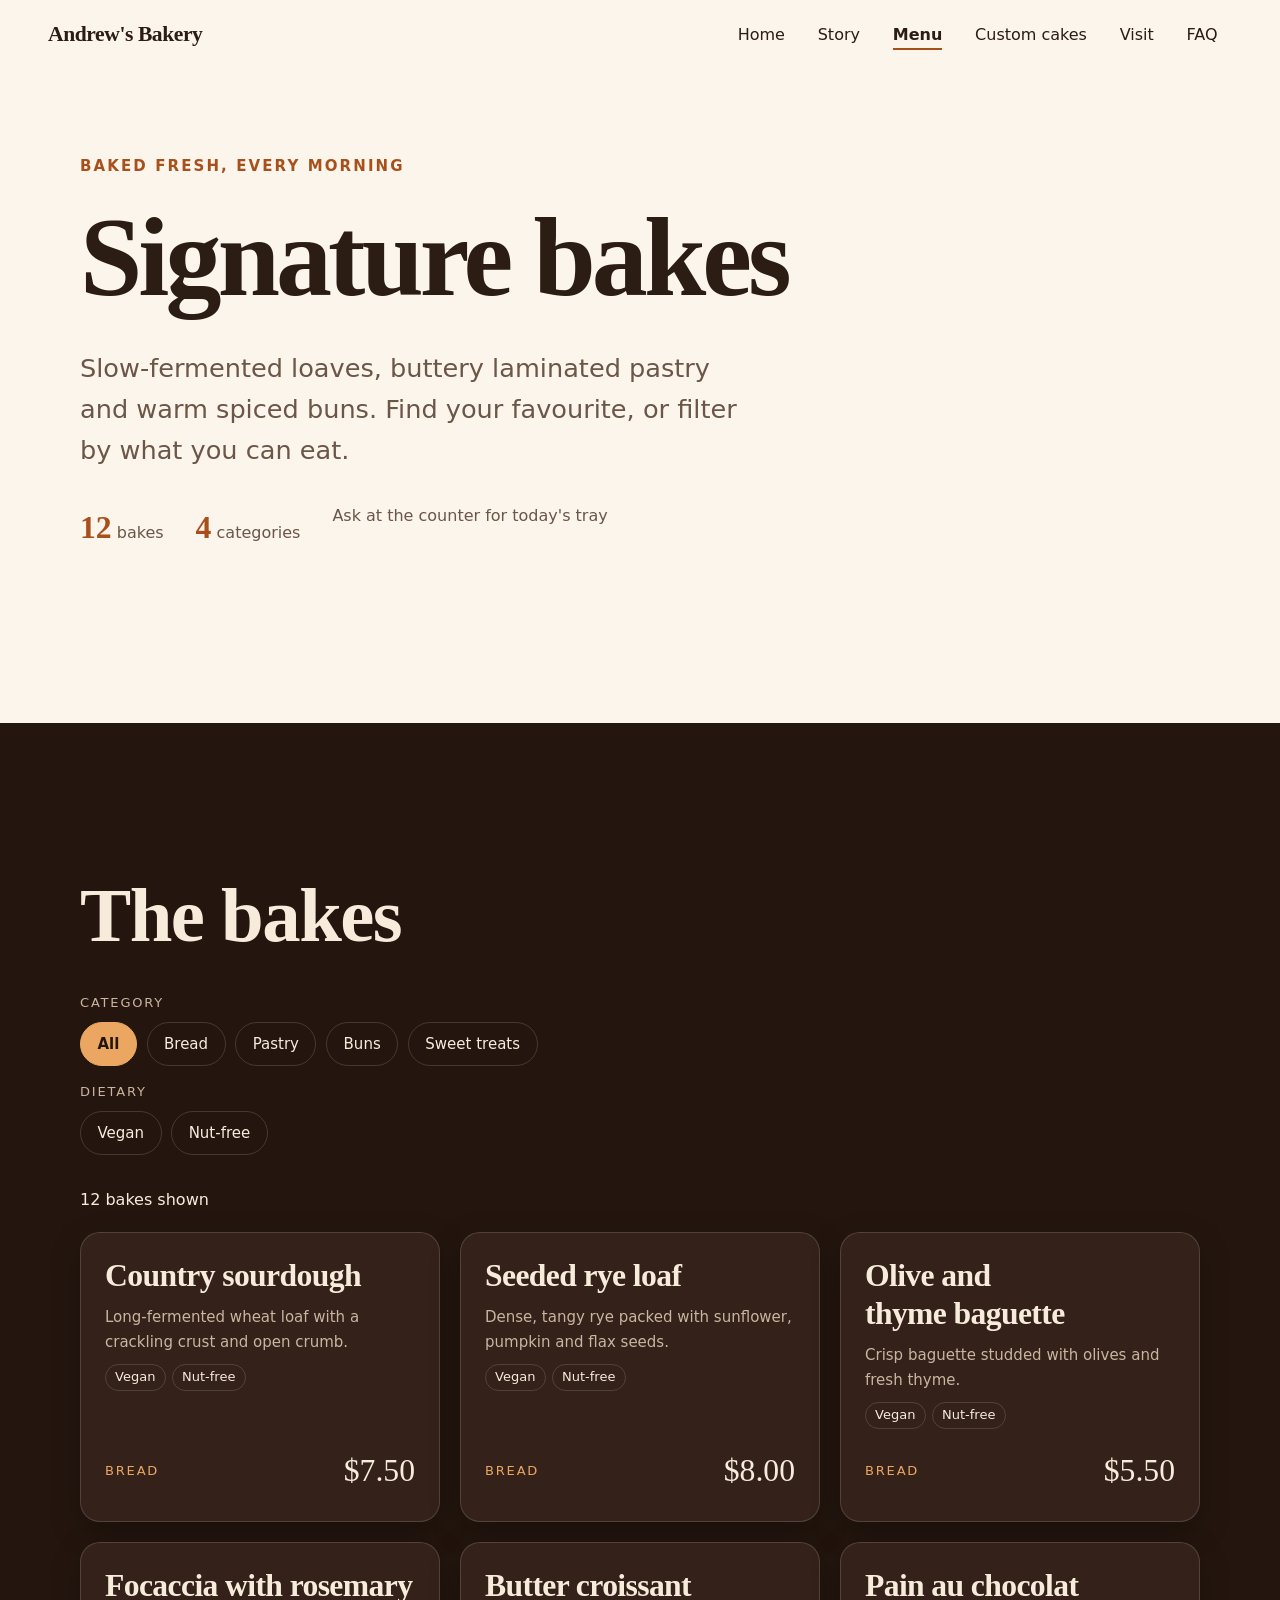
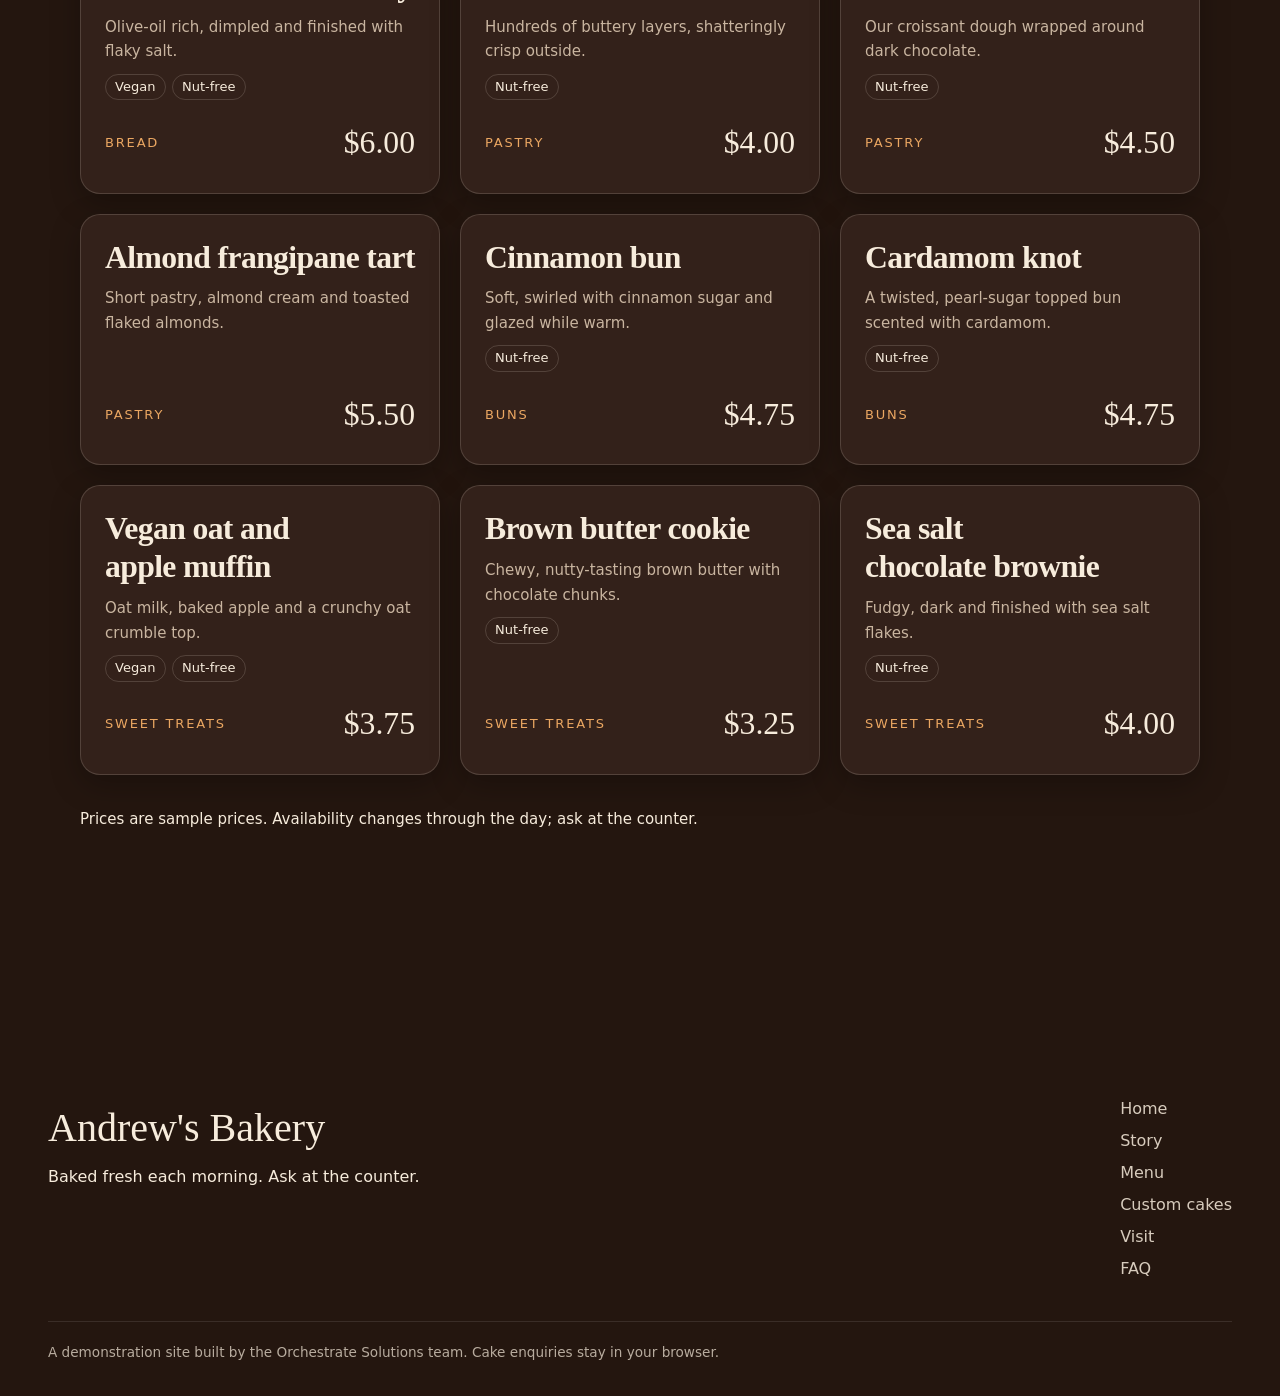
<file: pages/menu.html>
<!doctype html><html lang="en"><head>
<title>Signature bakes · Andrew's Bakery</title>
<meta charset="utf-8">
<meta name="viewport" content="width=device-width, initial-scale=1">
<meta name="description" content="Andrew's Bakery signature bakes: sourdough, croissants, cinnamon buns and more. Filter by category or dietary needs.">
<style>@view-transition { navigation: auto; }</style>
<link rel="stylesheet" href="../css/tokens.css">
<link rel="stylesheet" href="../css/layout.css">
<link rel="stylesheet" href="../css/site.css">
<script src="../js/nav.js" defer></script>
<script src="../js/motion.js" defer></script>
<script src="../js/app.js" defer></script>
<script src="../js/tools/menu.js" defer></script>
</head><body>
<main id="main">
<section class="band bakes-hero">
  <div class="wrap">
    <p class="bakes-eyebrow" data-reveal>Baked fresh, every morning</p>
    <h1 data-words>Signature bakes</h1>
    <p class="bakes-lead" data-reveal>Slow-fermented loaves, buttery laminated pastry and warm spiced buns. Find your favourite, or filter by what you can eat.</p>
    <p class="bakes-stats" data-reveal><span><strong data-count="12">12</strong> bakes</span><span><strong data-count="4">4</strong> categories</span><span>Ask at the counter for today's tray</span></p>
  </div>
</section>

<section class="band band--dark bakes-tool" id="bakes" aria-labelledby="bakes-h">
  <div class="wrap">
    <h2 id="bakes-h" data-words>The bakes</h2>
    <div id="bakes-app">
      <noscript>
        <ul>
          <li>Country sourdough: long-fermented, crackling crust</li>
          <li>Seeded rye loaf</li>
          <li>Butter croissant</li>
          <li>Pain au chocolat</li>
          <li>Cinnamon bun</li>
          <li>Cardamom knot</li>
          <li>Almond frangipane tart</li>
          <li>Brown butter cookie</li>
          <li>Focaccia with rosemary</li>
          <li>Vegan oat and apple muffin</li>
          <li>Olive and thyme baguette</li>
          <li>Sea salt chocolate brownie</li>
        </ul>
      </noscript>
    </div>
    <p class="bakes-note">Prices are sample prices. Availability changes through the day; ask at the counter.</p>
  </div>
</section>
</main></body></html>
</file>
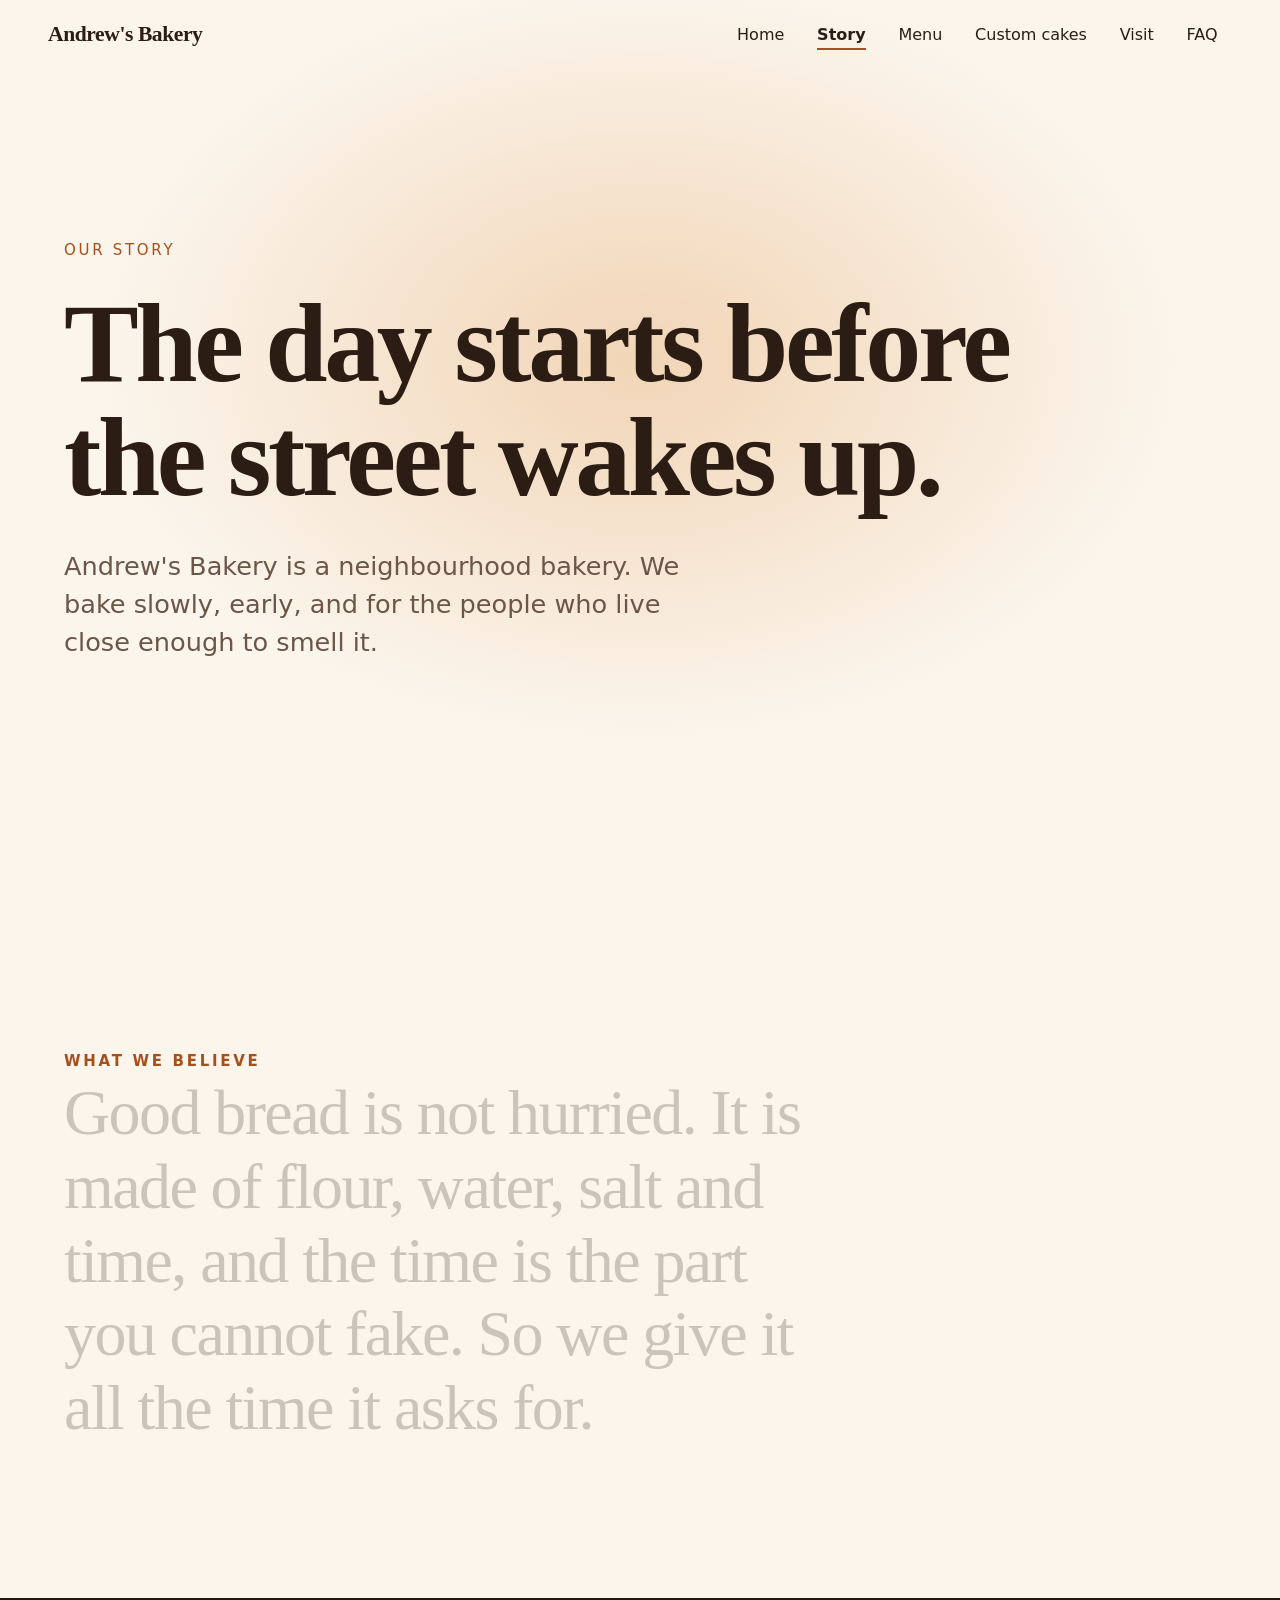
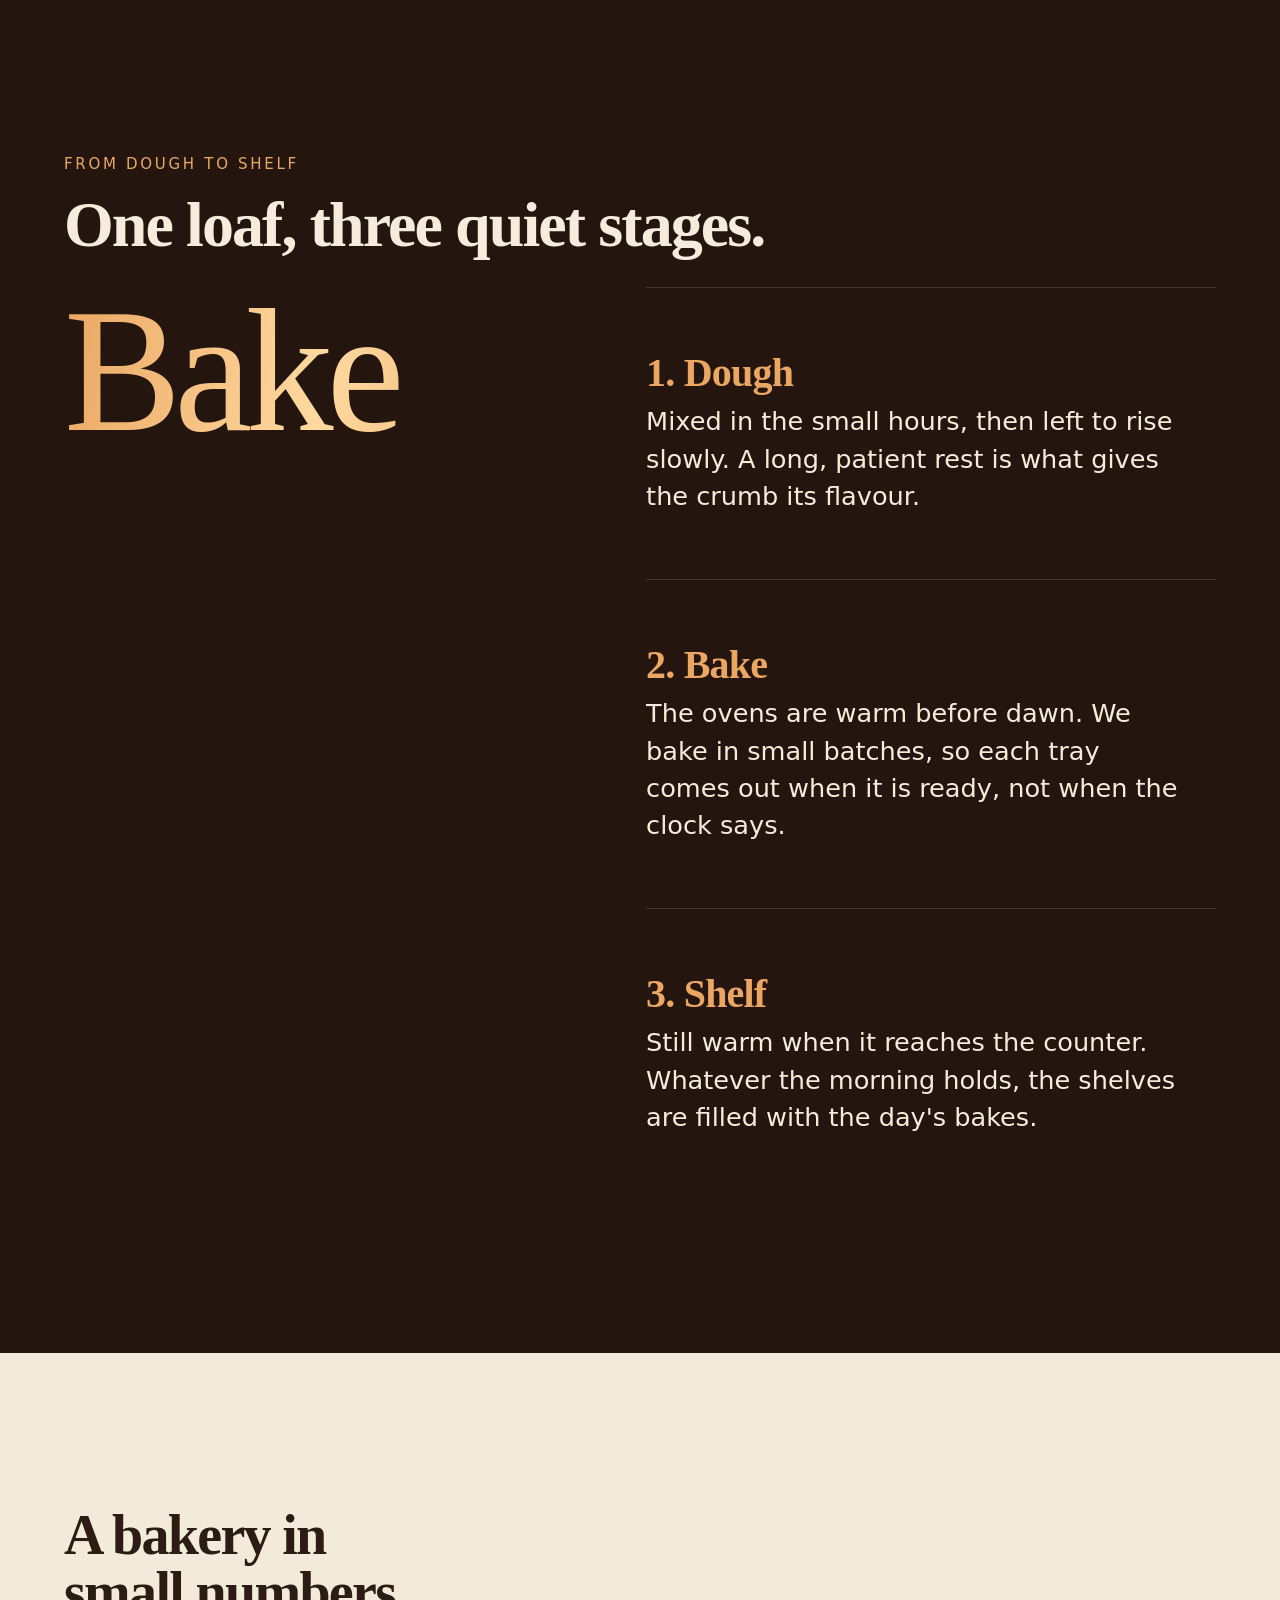
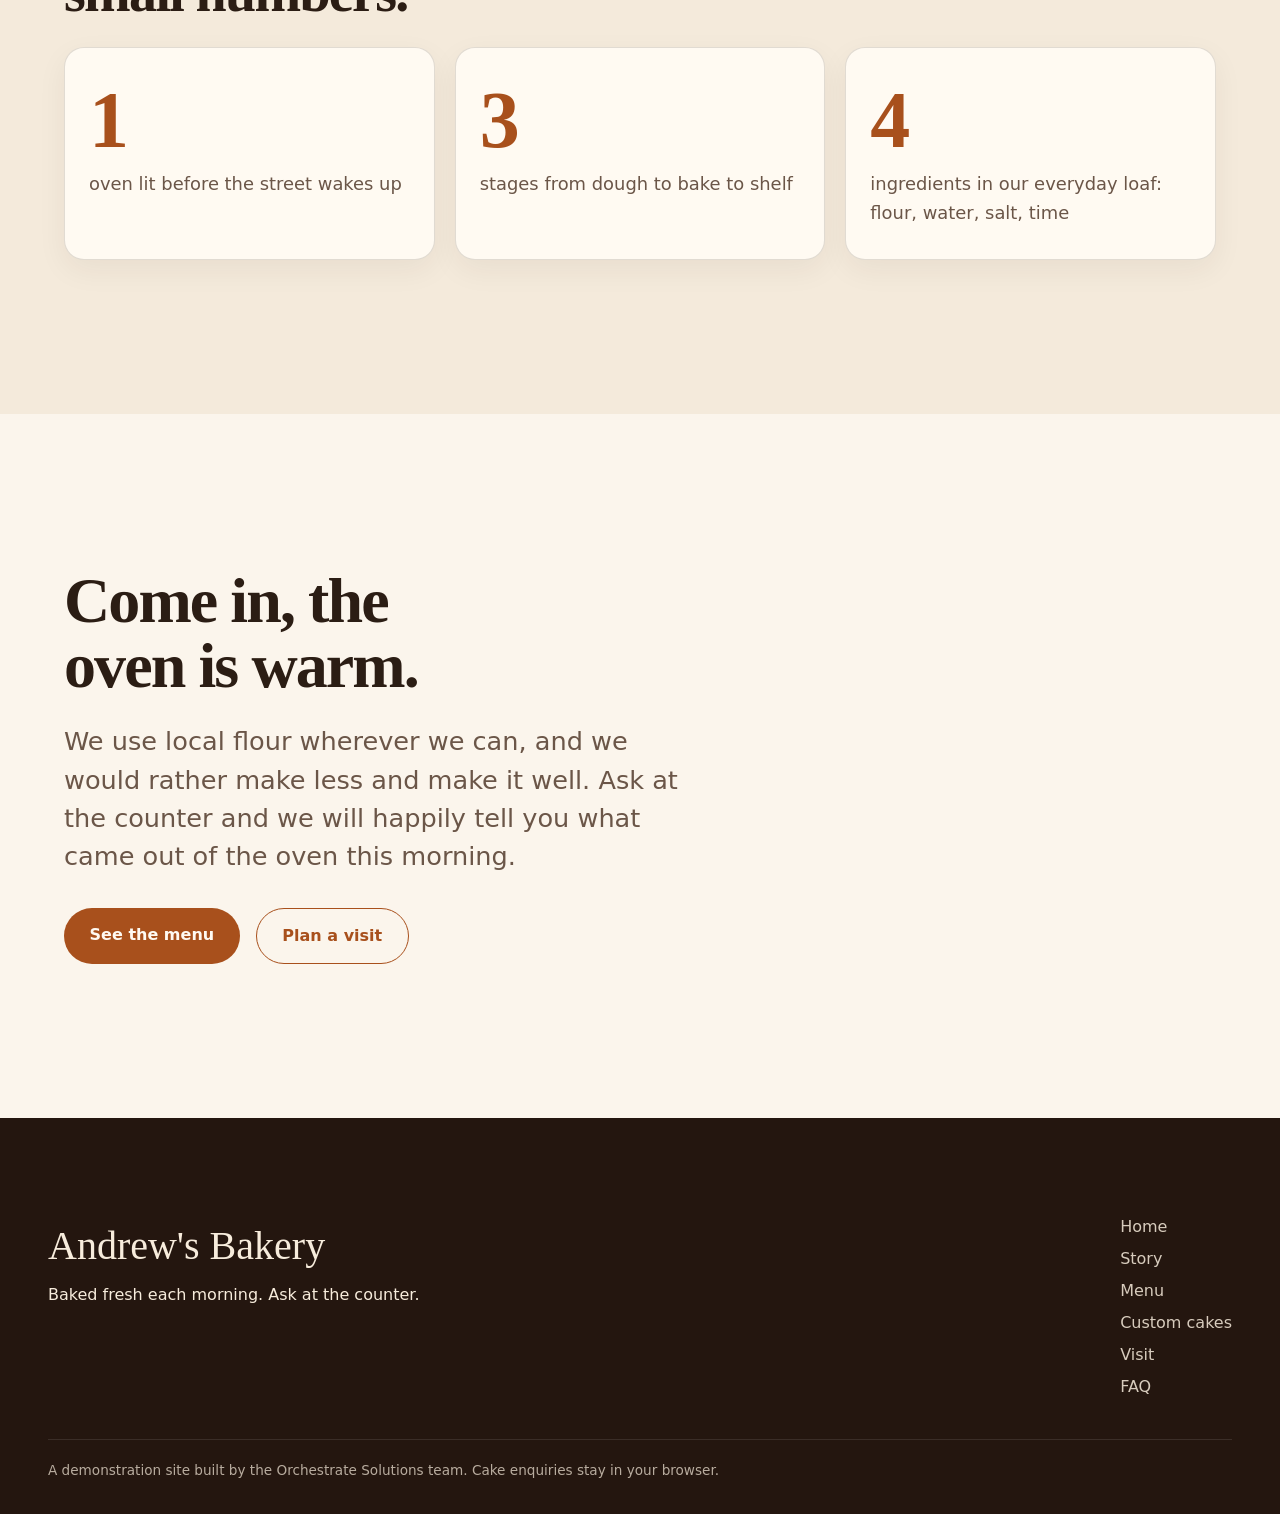
<file: pages/story.html>
<!doctype html><html lang="en"><head>
<title>Our story · Andrew's Bakery</title>
<meta charset="utf-8">
<meta name="viewport" content="width=device-width, initial-scale=1">
<link rel="stylesheet" href="../css/tokens.css">
<link rel="stylesheet" href="../css/layout.css">
<link rel="stylesheet" href="../css/site.css">
<style>
  @view-transition { navigation: auto; }
  .story-hero { min-height: 100svh; display: grid; align-content: center; background: var(--bg); position: relative; overflow: hidden; }
  .story-hero::before { content: ""; position: absolute; inset: 0; background: var(--glow); pointer-events: none; }
  .story-hero > * { position: relative; max-width: 72rem; }
  .story-eyebrow { font-family: var(--font-body); font-size: var(--fs-sm); letter-spacing: .18em; text-transform: uppercase; color: var(--accent); margin: 0 0 1.5rem; }
  .story-hero h1, .story-statement, .story-steps h2, .story-numbers h2, .story-close h2 { font-family: var(--font-display); letter-spacing: -.03em; line-height: 1.02; margin: 0; }
  .story-hero h1 { font-size: clamp(3rem, 9vw, 7rem); }
  .story-hero h1 em { font-style: italic; background: var(--grad-text); -webkit-background-clip: text; background-clip: text; color: transparent; }
  .story-lead { font-size: var(--fs-lead); color: var(--ink-muted); max-width: 40rem; margin: 2rem 0 0; line-height: 1.5; }
  .story-statement { font-size: clamp(2rem, 5.5vw, 4.5rem); max-width: 22ch; }
  .story-statement [data-fill] { margin: 0; }
  .story-steps { background: var(--bg-dark); color: var(--ink-on-dark); }
  .story-steps h2 { font-size: clamp(2.2rem, 5vw, 4rem); margin-bottom: 3rem; }
  .story-steps .kicker { color: var(--accent-on-dark); font-size: var(--fs-sm); letter-spacing: .18em; text-transform: uppercase; margin: 0 0 1rem; }
  .steps-grid { display: grid; gap: 2rem; grid-template-columns: 1fr; }
  .steps-word { font-family: var(--font-display); font-size: clamp(4rem, 14vw, 11rem); line-height: .95; letter-spacing: -.04em; background: var(--grad-text-dark); -webkit-background-clip: text; background-clip: text; color: transparent; margin: 0; }
  .step { padding-block: clamp(1.5rem, 5vw, 4rem); border-top: 1px solid var(--line-on-dark); }
  .step h3 { font-family: var(--font-display); font-size: clamp(1.5rem, 3.4vw, 2.5rem); margin: 0 0 .6rem; color: var(--accent-on-dark); letter-spacing: -.02em; }
  .step p { font-size: clamp(1.15rem, 2.2vw, 1.6rem); line-height: 1.45; color: var(--ink-on-dark); margin: 0; max-width: 34rem; }
  @media (min-width: 60rem) {
    .steps-grid { grid-template-columns: 1fr 1.1fr; align-items: start; gap: 4rem; }
    .steps-word-wrap { position: sticky; top: 20vh; }
  }
  .story-numbers { background: var(--bg-soft); }
  .story-numbers h2 { font-size: clamp(2rem, 4.5vw, 3.5rem); margin-bottom: 3rem; max-width: 20ch; }
  .numbers { display: grid; gap: 1.25rem; grid-template-columns: repeat(auto-fit, minmax(14rem, 1fr)); margin: 0; padding: 0; list-style: none; }
  .numbers li { background: var(--card); border: 1px solid var(--line); border-radius: 1.25rem; padding: 2rem 1.5rem; box-shadow: 0 10px 30px rgba(43, 29, 20, .06); }
  .numbers strong { display: block; font-family: var(--font-display); font-size: clamp(3rem, 7vw, 5rem); line-height: 1; letter-spacing: -.03em; color: var(--accent); }
  .numbers span { display: block; margin-top: .6rem; color: var(--ink-muted); font-size: var(--fs-base); }
  .story-close { background: var(--bg); }
  .story-close h2 { font-size: clamp(2.2rem, 5vw, 4rem); max-width: 18ch; }
  .story-close p { font-size: var(--fs-lead); color: var(--ink-muted); max-width: 40rem; line-height: 1.5; margin: 1.5rem 0 2rem; }
  .story-links { display: flex; flex-wrap: wrap; gap: 1rem; }
  .story-links a { display: inline-block; padding: .9rem 1.6rem; border-radius: 999px; font-weight: 600; text-decoration: none; background: var(--accent); color: var(--on-accent); transition: transform .3s cubic-bezier(.2,.7,.2,1), background .3s; }
  .story-links a:hover, .story-links a:focus-visible { transform: translateY(-3px); background: var(--accent-hover); }
  .story-links a.ghost { background: transparent; color: var(--accent); border: 1.5px solid var(--accent); }
  .story-links a.ghost:hover, .story-links a.ghost:focus-visible { background: var(--accent-soft); }
</style>
<script src="../js/nav.js" defer></script>
<script src="../js/motion.js" defer></script>
<script src="../js/app.js" defer></script>
</head><body>
<main id="main">

<section class="band story-hero">
  <p class="story-eyebrow" data-reveal>Our story</p>
  <h1 data-words>The day starts before the street wakes up.</h1>
  <p class="story-lead" data-reveal>Andrew's Bakery is a neighbourhood bakery. We bake slowly, early, and for the people who live close enough to smell it.</p>
</section>

<section class="band" aria-labelledby="statement-h">
  <h2 id="statement-h" class="story-eyebrow" data-reveal>What we believe</h2>
  <div class="story-statement">
    <p data-fill>Good bread is not hurried. It is made of flour, water, salt and time, and the time is the part you cannot fake. So we give it all the time it asks for.</p>
  </div>
</section>

<section class="band story-steps" aria-labelledby="steps-h">
  <p class="kicker" data-reveal>From dough to shelf</p>
  <h2 id="steps-h" data-reveal>One loaf, three quiet stages.</h2>
  <div class="steps-grid" data-sticky-steps>
    <div class="steps-word-wrap">
      <p class="steps-word" data-step-word aria-hidden="true">Dough</p>
    </div>
    <div class="steps-list">
      <div class="step" data-step="Dough">
        <h3>1. Dough</h3>
        <p>Mixed in the small hours, then left to rise slowly. A long, patient rest is what gives the crumb its flavour.</p>
      </div>
      <div class="step" data-step="Bake">
        <h3>2. Bake</h3>
        <p>The ovens are warm before dawn. We bake in small batches, so each tray comes out when it is ready, not when the clock says.</p>
      </div>
      <div class="step" data-step="Shelf">
        <h3>3. Shelf</h3>
        <p>Still warm when it reaches the counter. Whatever the morning holds, the shelves are filled with the day's bakes.</p>
      </div>
    </div>
  </div>
</section>

<section class="band story-numbers" aria-labelledby="numbers-h">
  <h2 id="numbers-h" data-reveal>A bakery in small numbers.</h2>
  <ul class="numbers">
    <li data-reveal><strong data-count="1">1</strong><span>oven lit before the street wakes up</span></li>
    <li data-reveal><strong data-count="3">3</strong><span>stages from dough to bake to shelf</span></li>
    <li data-reveal><strong data-count="4">4</strong><span>ingredients in our everyday loaf: flour, water, salt, time</span></li>
  </ul>
</section>

<section class="band story-close" aria-labelledby="close-h">
  <h2 id="close-h" data-words>Come in, the oven is warm.</h2>
  <p data-reveal>We use local flour wherever we can, and we would rather make less and make it well. Ask at the counter and we will happily tell you what came out of the oven this morning.</p>
  <div class="story-links" data-reveal>
    <a href="menu.html">See the menu</a>
    <a class="ghost" href="visit.html">Plan a visit</a>
  </div>
</section>

</main></body></html>
</file>
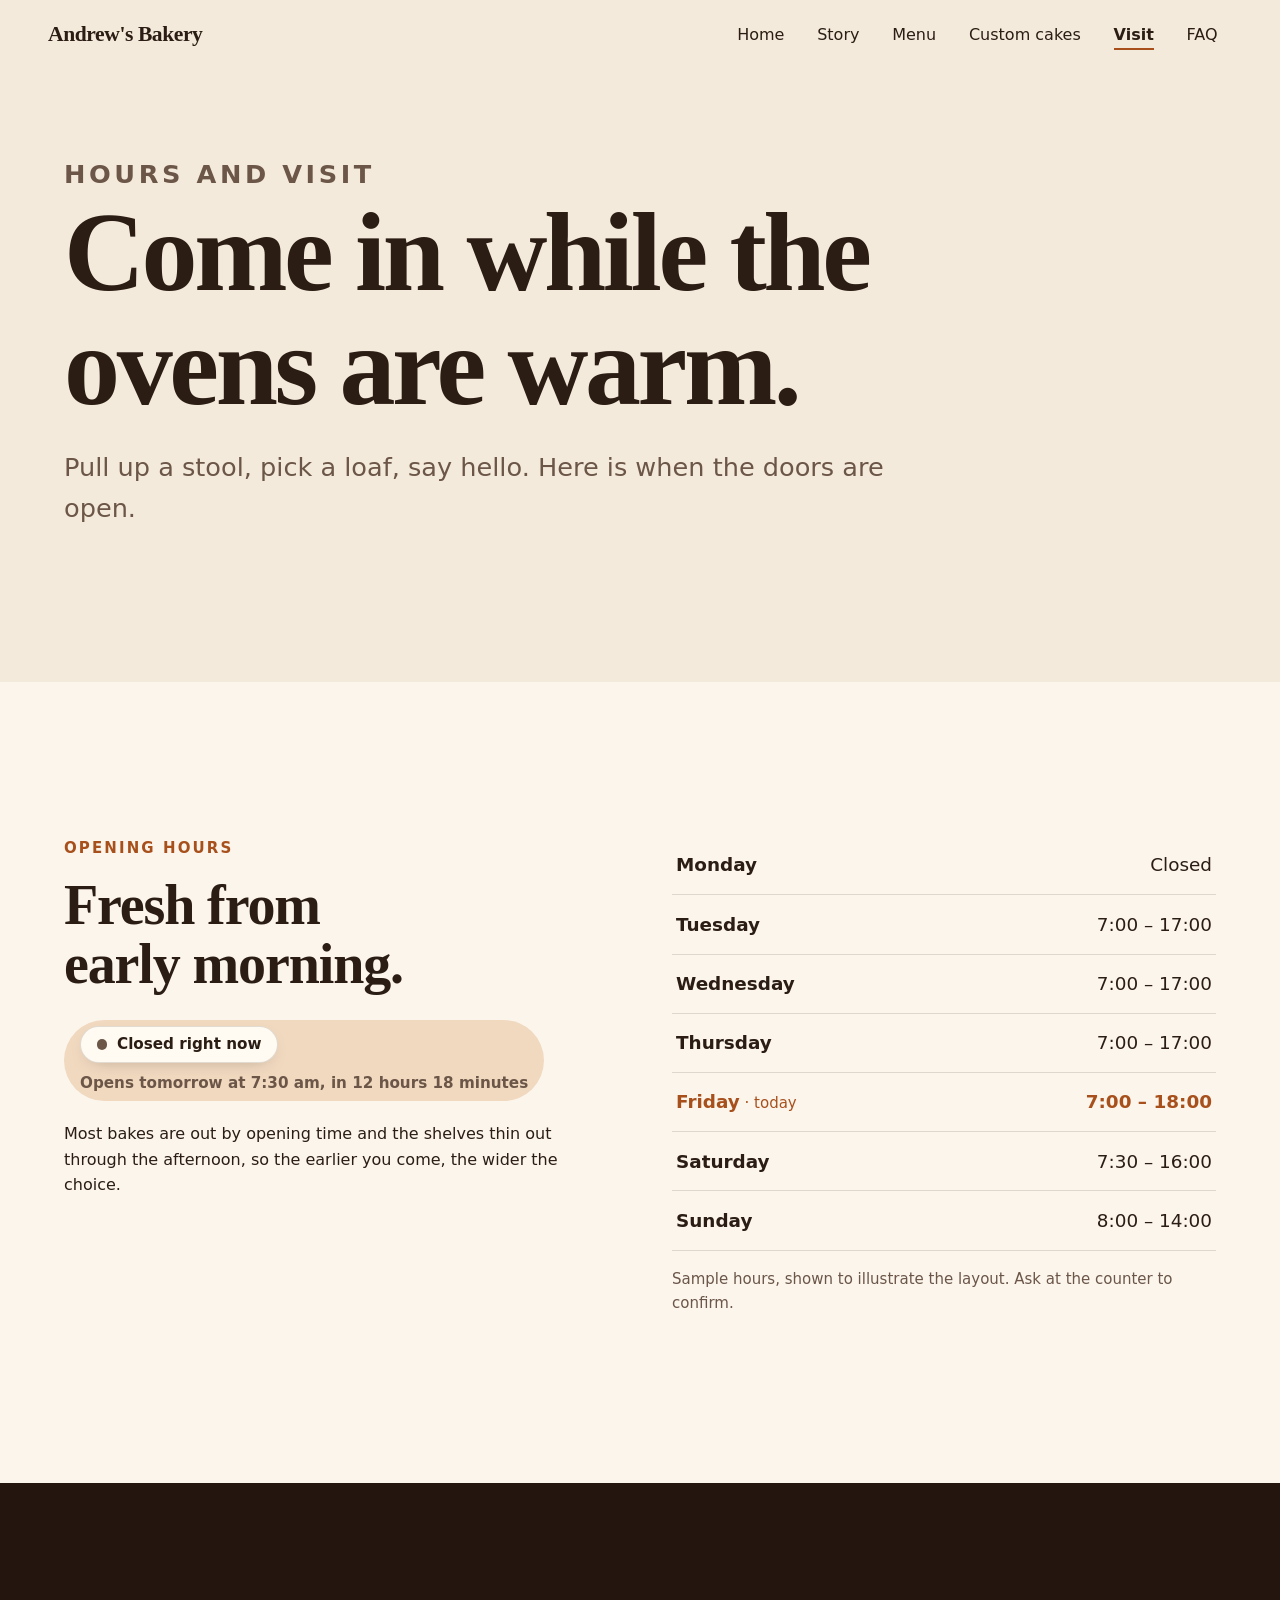
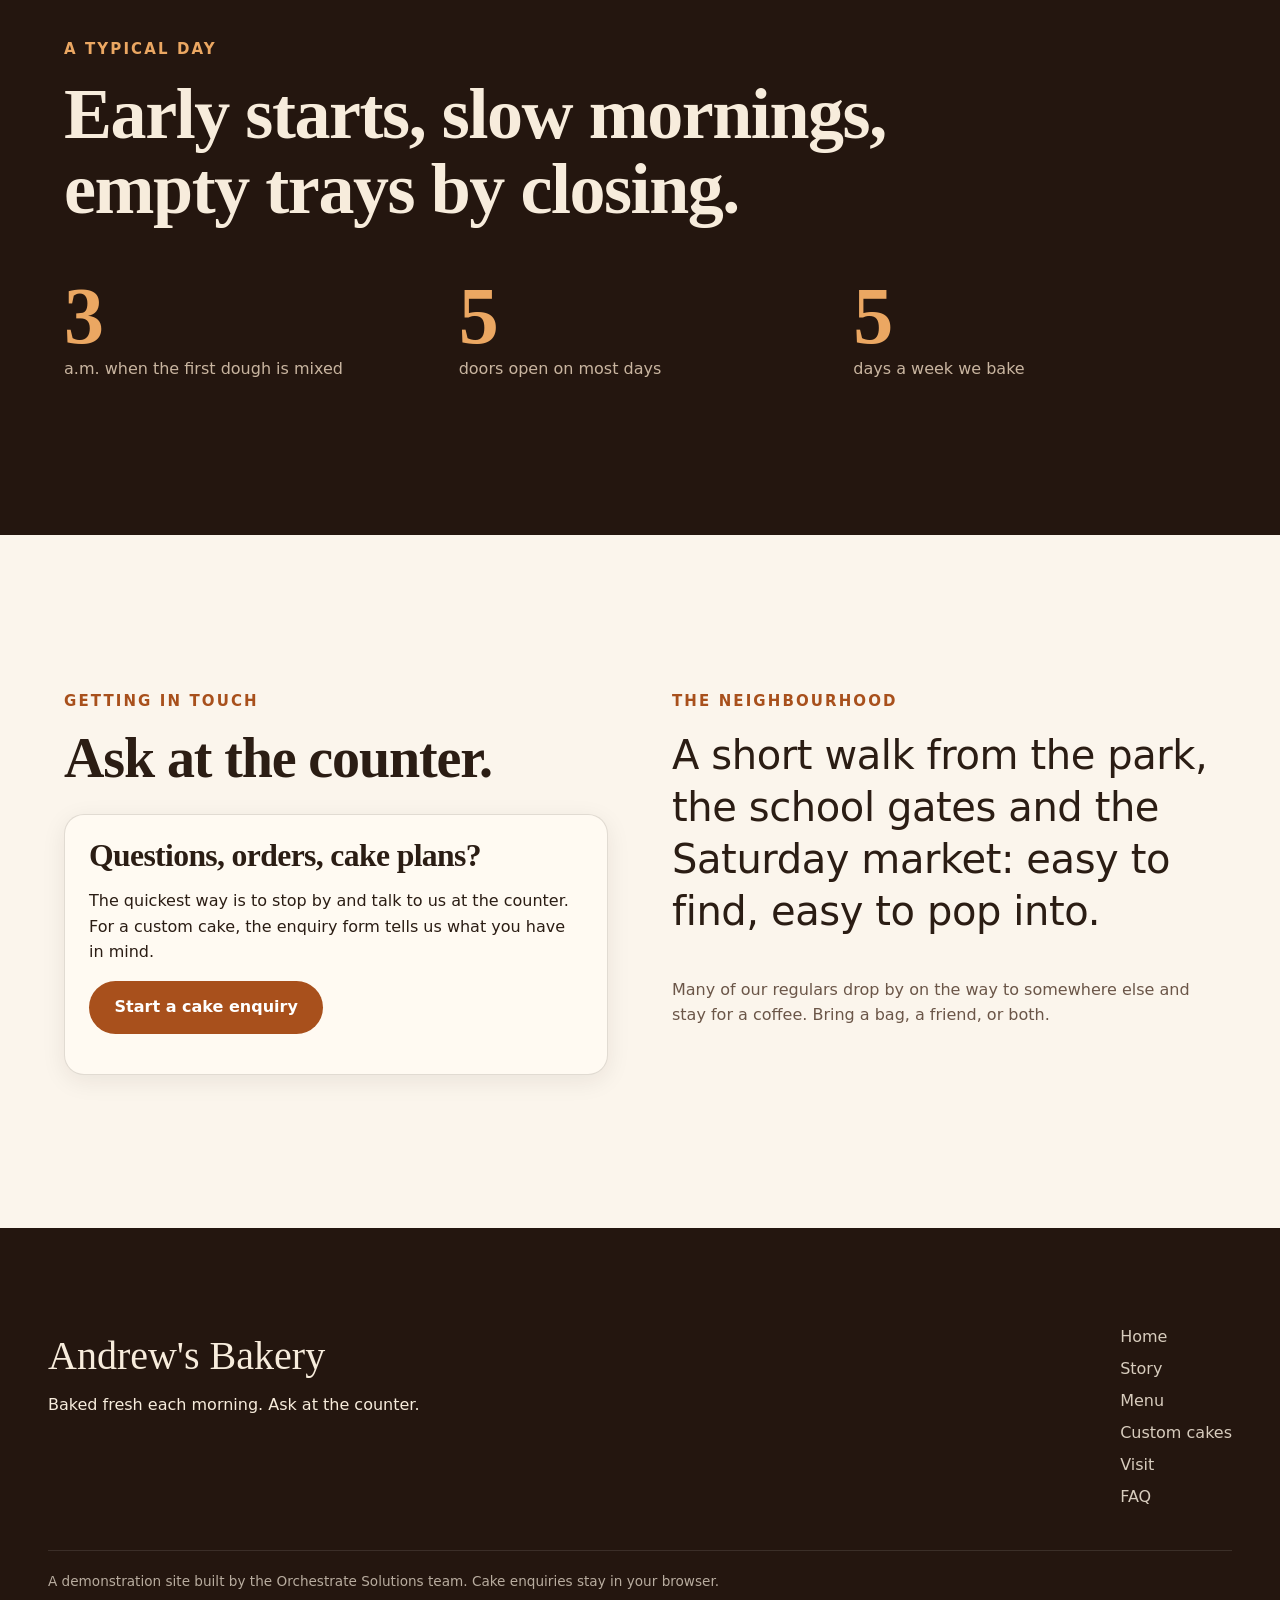
<file: pages/visit.html>
<!doctype html><html lang="en"><head>
<title>Hours and visit · Andrew's Bakery</title>
<meta charset="utf-8">
<meta name="viewport" content="width=device-width, initial-scale=1">
<link rel="stylesheet" href="../css/tokens.css">
<link rel="stylesheet" href="../css/layout.css">
<link rel="stylesheet" href="../css/site.css">
<style>
.visit-hero { min-height: 70svh; display: flex; align-items: center; background: var(--bg-soft); }
.visit-hero h1 { font-family: var(--font-display); font-size: clamp(3rem, 9vw, 7rem); line-height: var(--lh-tight, 1); letter-spacing: -.03em; margin: 0 0 1.5rem; }
.visit-hero p { font-size: var(--fs-lead); max-width: 52ch; color: var(--ink-muted); margin: 0; }
.kicker { text-transform: uppercase; letter-spacing: .14em; font-size: var(--fs-sm); color: var(--accent); font-weight: 700; margin: 0 0 1rem; }
.band--dark .kicker { color: var(--accent-on-dark); }
.visit-grid { display: grid; gap: clamp(2rem, 5vw, 4rem); grid-template-columns: repeat(auto-fit, minmax(min(100%, 22rem), 1fr)); align-items: start; }
.visit-grid h2 { font-family: var(--font-display); font-size: clamp(2rem, 5vw, 3.5rem); letter-spacing: -.02em; line-height: 1.05; margin: 0 0 1rem; }
.hours { width: 100%; border-collapse: collapse; font-size: 1.15rem; }
.hours th, .hours td { text-align: left; padding: .9rem .25rem; border-bottom: 1px solid var(--line); }
.hours td { text-align: right; font-variant-numeric: tabular-nums; }
.hours tr.is-today th, .hours tr.is-today td { color: var(--accent); font-weight: 700; }
.hours tr.is-today th::after { content: " · today"; font-weight: 500; font-size: var(--fs-sm); }
.sample { font-size: var(--fs-sm); color: var(--ink-muted); margin-top: 1rem; }
.status { display: inline-block; padding: .4em 1em; border-radius: 999px; background: var(--accent-soft); color: var(--ink); font-weight: 600; margin-bottom: 1.25rem; }
.stats { display: grid; gap: 2rem; grid-template-columns: repeat(auto-fit, minmax(10rem, 1fr)); margin-top: 3rem; }
.stats strong { display: block; font-family: var(--font-display); font-size: clamp(3rem, 7vw, 5rem); line-height: 1; letter-spacing: -.03em; color: var(--accent-on-dark); }
.stats span { color: var(--ink-on-dark-muted); }
.contact-card h3 { margin-top: 0; font-size: var(--fs-h3); }
.neighbour { font-size: clamp(1.5rem, 3.4vw, 2.5rem); line-height: 1.3; max-width: 30ch; letter-spacing: -.01em; }
</style>
<script src="../js/nav.js" defer></script>
<script src="../js/motion.js" defer></script>
<script>window.AB_HOURS={sample:true,days:{0:[8,0,14,0],1:null,2:[7,0,17,0],3:[7,0,17,0],4:[7,0,17,0],5:[7,0,18,0],6:[7,30,16,0]}};</script>
<script src="../js/app.js" defer></script>
<script src="../js/tools/openNow.js" defer></script>
</head><body>
<main id="main">

<section class="band visit-hero">
  <div class="wrap">
    <p class="kicker" data-reveal>Hours and visit</p>
    <h1 data-words>Come in while the ovens are warm.</h1>
    <p data-reveal>Pull up a stool, pick a loaf, say hello. Here is when the doors are open.</p>
  </div>
</section>

<section class="band">
  <div class="wrap visit-grid">
    <div data-reveal>
      <p class="kicker">Opening hours</p>
      <h2>Fresh from early morning.</h2>
      <div class="status" data-open-now>Hours below</div>
      <p class="prose">Most bakes are out by opening time and the shelves thin out through the afternoon, so the earlier you come, the wider the choice.</p>
    </div>
    <div data-reveal>
      <table class="hours" id="hours">
        <caption class="sr-only">Weekly opening hours (sample)</caption>
        <thead class="sr-only"><tr><th scope="col">Day</th><th scope="col">Hours</th></tr></thead>
        <tbody>
          <tr data-day="1"><th scope="row">Monday</th><td>Closed</td></tr>
          <tr data-day="2"><th scope="row">Tuesday</th><td>7:00 – 17:00</td></tr>
          <tr data-day="3"><th scope="row">Wednesday</th><td>7:00 – 17:00</td></tr>
          <tr data-day="4"><th scope="row">Thursday</th><td>7:00 – 17:00</td></tr>
          <tr data-day="5"><th scope="row">Friday</th><td>7:00 – 18:00</td></tr>
          <tr data-day="6"><th scope="row">Saturday</th><td>7:30 – 16:00</td></tr>
          <tr data-day="0"><th scope="row">Sunday</th><td>8:00 – 14:00</td></tr>
        </tbody>
      </table>
      <p class="sample">Sample hours, shown to illustrate the layout. Ask at the counter to confirm.</p>
    </div>
  </div>
</section>

<section class="band band--dark">
  <div class="wrap">
    <p class="kicker" data-reveal>A typical day</p>
    <h2 data-words style="font-family:var(--font-display);font-size:clamp(2.2rem,6vw,4.5rem);letter-spacing:-.02em;line-height:1.05;margin:0">Early starts, slow mornings, empty trays by closing.</h2>
    <div class="stats">
      <div data-reveal><strong data-count="4">4</strong><span>a.m. when the first dough is mixed</span></div>
      <div data-reveal><strong data-count="7">7</strong><span>doors open on most days</span></div>
      <div data-reveal><strong data-count="6">6</strong><span>days a week we bake</span></div>
    </div>
  </div>
</section>

<section class="band">
  <div class="wrap visit-grid">
    <div data-reveal>
      <p class="kicker">Getting in touch</p>
      <h2>Ask at the counter.</h2>
      <div class="card contact-card">
        <h3>Questions, orders, cake plans?</h3>
        <p>The quickest way is to stop by and talk to us at the counter. For a custom cake, the enquiry form tells us what you have in mind.</p>
        <p><a class="btn" href="cake.html">Start a cake enquiry</a></p>
      </div>
    </div>
    <div data-reveal>
      <p class="kicker">The neighbourhood</p>
      <p class="neighbour">A short walk from the park, the school gates and the Saturday market: easy to find, easy to pop into.</p>
      <p class="prose" style="color:var(--ink-muted)">Many of our regulars drop by on the way to somewhere else and stay for a coffee. Bring a bag, a friend, or both.</p>
    </div>
  </div>
</section>

</main>
<script>
(function () {
  try {
    var row = document.querySelector('#hours tr[data-day="' + new Date().getDay() + '"]');
    if (row) row.classList.add('is-today');
  } catch (e) {}
})();
</script>
</body></html>
</file>
<file: css/tokens.css>
/* Andrew's Bakery: design tokens (Designer).
   Palette: warm flour-cream paper, deep espresso-brown ink, ONE accent: baked-crust caramel.
   Contrast (WCAG AA): --ink on --bg 14:1; --ink-muted on --bg 6.4:1; --accent on --bg 5.3:1;
   --ink-on-dark on --bg-dark 13:1; --accent-on-dark on --bg-dark 8:1; --on-accent on --accent 6:1.
   Type: system serif display (warm, bakery-like) over system sans body; tight tracking on big type.
   Motion: one easing, 400-900 ms, 60 ms stagger; only transform/opacity/filter animate. */
:root {
  /* palette: light */
  --bg: #fbf5ec;
  --bg-soft: #f4eadb;
  --card: #fffaf2;
  --ink: #2b1d14;
  --ink-muted: #6b5648;
  --line: rgba(43, 29, 20, .14);
  --accent: #a8501c;
  --accent-hover: #8a3f13;
  --accent-soft: #f1d9c0;
  --on-accent: #fffaf2;
  --focus: #1d5fd1;

  /* palette: dark bands */
  --bg-dark: #24160f;
  --bg-dark-soft: #33211a;
  --ink-on-dark: #f7ecdc;
  --ink-on-dark-muted: #c9b5a0;
  --accent-on-dark: #eba762;
  --line-on-dark: rgba(247, 236, 220, .16);

  /* gradients and glow (CSS-only accents) */
  --grad-text: linear-gradient(100deg, #a8501c 0%, #d9822b 45%, #8a3f13 100%);
  --grad-text-dark: linear-gradient(100deg, #eba762 0%, #ffd9a0 50%, #eba762 100%);
  --glow: radial-gradient(60% 60% at 50% 40%, rgba(217, 130, 43, .28), transparent 70%);
  --glow-dark: radial-gradient(60% 60% at 70% 30%, rgba(235, 167, 98, .22), transparent 70%);

  /* type families (system only) */
  --font-display: ui-serif, "Iowan Old Style", "Palatino Linotype", Palatino, Georgia, "Times New Roman", serif;
  --font-body: system-ui, -apple-system, "Segoe UI", Roboto, "Helvetica Neue", Arial, sans-serif;
  --font-mono: ui-monospace, SFMono-Regular, Menlo, Consolas, monospace;

  /* type scale */
  --fs-xs: .8125rem;
  --fs-sm: .9375rem;
  --fs-base: clamp(1rem, .96rem + .2vw, 1.125rem);
  --fs-lead: clamp(1.15rem, 1rem + .8vw, 1.6rem);
  --fs-h3: clamp(1.35rem, 1.1rem + 1.1vw, 2rem);
  --fs-h2: clamp(2.2rem, 1.2rem + 4.5vw, 5rem);
  --fs-h1: clamp(3rem, 1.2rem + 8vw, 7rem);
  --fs-giant: clamp(5rem, 2rem + 18vw, 16rem);   /* marquee, scrollytelling word */
  --fs-step: clamp(1.5rem, 1.1rem + 1.8vw, 2.5rem); /* sticky step text */
  --lh-tight: 1.02;
  --lh-snug: 1.2;
  --lh-body: 1.65;
  --ls-display: -.035em;
  --ls-heading: -.02em;
  --ls-caps: .14em;
  --measure: 65ch;

  /* spacing */
  --space-1: .25rem;
  --space-2: .5rem;
  --space-3: .75rem;
  --space-4: 1rem;
  --space-5: 1.5rem;
  --space-6: 2.5rem;
  --space-7: 4rem;
  --space-8: 6rem;
  --section-space: clamp(5rem, 12vw, 10rem);
  --gutter: clamp(1.25rem, 4vw, 3rem);
  --max-w: 1240px;

  /* shape and shadow */
  --radius-sm: 10px;
  --radius: 20px;
  --radius-lg: 32px;
  --radius-pill: 999px;
  --shadow-sm: 0 1px 2px rgba(43, 29, 20, .06), 0 2px 8px rgba(43, 29, 20, .06);
  --shadow: 0 8px 30px rgba(43, 29, 20, .10), 0 2px 6px rgba(43, 29, 20, .06);
  --shadow-lg: 0 24px 70px rgba(43, 29, 20, .18);

  /* motion */
  --ease: cubic-bezier(.2, .7, .2, 1);
  --dur-fast: 400ms;
  --dur: 650ms;
  --dur-slow: 900ms;
  --stagger: 60ms;
  --marquee-speed: 60s;
  --reveal-distance: 28px;
  --reveal-blur: 6px;
}

@media (prefers-reduced-motion: reduce) {
  :root { --dur-fast: 0ms; --dur: 0ms; --dur-slow: 0ms; --stagger: 0ms; --reveal-distance: 0px; --reveal-blur: 0px; }
}

@view-transition { navigation: auto; }
</file>
<file: css/layout.css>
/* Layout, shell and motion. Colours come from tokens.css; fallbacks keep it readable. */
:root {
  --ux-bg: var(--bg); --ux-ink: var(--ink); --ux-muted: var(--ink-muted); --ux-accent: var(--accent);
  --ux-dark: var(--bg-dark); --ux-dark-ink: var(--ink-on-dark); --ux-line: var(--line);
  --ux-ease: var(--ease);
  --ux-pad: var(--gutter); --ux-space: var(--section-space); --ux-max: var(--max-w);
}
*, *::before, *::after { box-sizing: border-box; }
html { scroll-behavior: smooth; scroll-padding-top: 5rem; -webkit-text-size-adjust: 100%; }
body { margin: 0; background: var(--ux-bg); color: var(--ux-ink); font-family: var(--font-body, ui-serif, Georgia, "Iowan Old Style", serif); line-height: 1.6; overflow-x: hidden; }
img, svg { max-width: 100%; height: auto; }
h1, h2, h3 { font-family: var(--font-display, ui-serif, Georgia, serif); line-height: 1.05; letter-spacing: -.02em; margin: 0 0 .5em; text-wrap: balance; }
h1 { font-size: var(--fs-h1); letter-spacing: -.04em; }
h2 { font-size: var(--fs-h2); letter-spacing: -.03em; }
h3 { font-size: clamp(1.25rem, 2.4vw, 1.75rem); }
p { max-width: 65ch; margin: 0 0 1em; }
a { color: inherit; text-underline-offset: .2em; }
:focus-visible { outline: 3px solid var(--focus, var(--ux-accent)); outline-offset: 3px; border-radius: 4px; }
.band--dark :focus-visible, .site-footer :focus-visible { outline-color: #ffd9a8; }
.visually-hidden { position: absolute !important; width: 1px; height: 1px; overflow: hidden; clip: rect(0 0 0 0); white-space: nowrap; }
.skip-link { position: fixed; left: 1rem; top: -4rem; z-index: 100; background: var(--ux-ink); color: var(--ux-bg); padding: .75rem 1.1rem; border-radius: .6rem; transition: top .2s; }
.skip-link:focus { top: 1rem; }
main:focus { outline: none; }

/* sections */
.band { padding: var(--ux-space) var(--ux-pad); position: relative; }
.band > * { max-width: var(--ux-max); margin-left: auto; margin-right: auto; }
.band--dark { background: var(--ux-dark); color: var(--ux-dark-ink); }
.band--dark p { color: inherit; }
.hero { min-height: 100svh; display: flex; flex-direction: column; justify-content: center; padding-top: 7rem; overflow: hidden; }
.hero h1 { max-width: 14ch; }
.lead { font-size: clamp(1.15rem, 2vw, 1.5rem); color: var(--ux-muted); }
.grid { display: grid; gap: clamp(1rem, 3vw, 2rem); grid-template-columns: repeat(auto-fit, minmax(min(100%, 17rem), 1fr)); }
.card { background: var(--card); border: 1px solid var(--ux-line); border-radius: var(--radius); padding: 1.5rem; box-shadow: 0 10px 30px -18px rgba(42,29,20,.35); }
.band--dark .card { background: var(--bg-dark-soft); border-color: var(--line-on-dark); box-shadow: none; }
.stat { font-family: var(--font-display, ui-serif, Georgia, serif); font-size: clamp(3rem, 8vw, 6rem); line-height: 1; letter-spacing: -.04em; color: var(--ux-accent); }
.band--dark .stat { color: var(--accent-on-dark); }
.btn { display: inline-block; padding: .85rem 1.5rem; border-radius: 999px; background: var(--ux-accent); color: var(--on-accent); text-decoration: none; font-weight: 600; transition: transform .3s var(--ux-ease), box-shadow .3s var(--ux-ease); }
.btn:hover { transform: translateY(-2px); box-shadow: 0 12px 24px -12px rgba(0,0,0,.45); }
main p a:not([class]), main li a:not([class]) { background-image: linear-gradient(currentColor, currentColor); background-position: 0 100%; background-size: 0 1px; background-repeat: no-repeat; text-decoration: none; transition: background-size .35s var(--ux-ease); }
main p a:not([class]):hover, main li a:not([class]):hover, main p a:not([class]):focus-visible, main li a:not([class]):focus-visible { background-size: 100% 1px; }

/* header + nav */
.site-header { position: fixed; inset: 0 0 auto 0; z-index: 50; transition: background .3s, box-shadow .3s; }
.site-header.is-scrolled, .site-header.is-open { background: color-mix(in srgb, var(--ux-bg) 90%, transparent); backdrop-filter: blur(12px); box-shadow: 0 1px 0 var(--ux-line); }
.site-header__inner { max-width: 90rem; margin: 0 auto; padding: .8rem var(--ux-pad); display: flex; align-items: center; justify-content: space-between; gap: 1rem; }
.brand { font-family: var(--font-display, ui-serif, Georgia, serif); font-size: 1.35rem; font-weight: 700; letter-spacing: -.02em; text-decoration: none; color: var(--ux-ink); }
.nav-toggle { display: none; width: 2.75rem; height: 2.75rem; border: 1px solid var(--ux-line); border-radius: 50%; background: transparent; color: var(--ux-ink); cursor: pointer; align-items: center; justify-content: center; }
.nav-toggle__bars, .nav-toggle__bars::before { display: block; width: 1.1rem; height: 2px; background: currentColor; position: relative; transition: transform .3s var(--ux-ease); }
.nav-toggle__bars::before { content: ""; position: absolute; top: -6px; left: 0; }
.nav-toggle[aria-expanded="true"] .nav-toggle__bars { transform: rotate(45deg); }
.nav-toggle[aria-expanded="true"] .nav-toggle__bars::before { transform: translateY(6px) rotate(-90deg); }
.site-nav ul { list-style: none; display: flex; gap: .25rem; margin: 0; padding: 0; }
.site-nav a { display: block; padding: .55rem .9rem; border-radius: 999px; text-decoration: none; color: var(--ux-ink); position: relative; transition: background .25s; }
.site-nav a::after { content: ""; position: absolute; left: .9rem; right: .9rem; bottom: .35rem; height: 2px; background: var(--ux-accent); transform: scaleX(0); transform-origin: left; transition: transform .35s var(--ux-ease); }
.site-nav a:hover::after, .site-nav a:focus-visible::after, .site-nav a[aria-current="page"]::after { transform: scaleX(1); }
.site-nav a[aria-current="page"] { font-weight: 700; }
@media (max-width: 52rem) {
  .nav-toggle { display: inline-flex; }
  .site-nav { position: absolute; left: 0; right: 0; top: 100%; background: var(--ux-bg); border-bottom: 1px solid var(--ux-line); display: none; padding: .5rem var(--ux-pad) 1.25rem; }
  .is-open .site-nav { display: block; }
  .site-nav ul { flex-direction: column; }
  .site-nav a { padding: .9rem .5rem; font-size: 1.2rem; }
  .site-nav a::after { left: .5rem; right: auto; width: 2rem; right: auto; }
}

/* footer */
.site-footer { background: var(--ux-dark); color: var(--ux-dark-ink); padding: clamp(3rem, 8vw, 6rem) var(--ux-pad) 2rem; }
.site-footer__inner { max-width: var(--ux-max); margin: 0 auto; display: flex; flex-wrap: wrap; gap: 2rem; justify-content: space-between; }
.site-footer__brand { font-family: var(--font-display, ui-serif, Georgia, serif); font-size: clamp(1.75rem, 4vw, 2.5rem); margin: 0 0 .25rem; }
.site-footer__links { list-style: none; margin: 0; padding: 0; display: grid; gap: .4rem; }
.site-footer a { text-decoration: none; opacity: .85; } .site-footer a:hover { opacity: 1; text-decoration: underline; }
.site-footer__fine { max-width: var(--ux-max); margin: 2.5rem auto 0; font-size: .85rem; opacity: .7; border-top: 1px solid rgba(255,255,255,.15); padding-top: 1.25rem; }

/* progress */
.read-progress { position: fixed; top: 0; left: 0; right: 0; height: 3px; background: var(--ux-accent); transform: scaleX(0); transform-origin: left; z-index: 60; pointer-events: none; }

/* ---- motion: only hidden when JS is on, and never under reduced motion ---- */
@media (prefers-reduced-motion: no-preference) {
  .js [data-reveal] { opacity: 0; transform: translateY(2rem); transition: opacity .8s var(--ux-ease), transform .8s var(--ux-ease); }
  .js [data-reveal].is-in { opacity: 1; transform: none; }
  .js .words .w { display: inline-block; opacity: 0; transform: translateY(.6em); filter: blur(8px); transition: opacity .8s var(--ux-ease), transform .8s var(--ux-ease), filter .8s var(--ux-ease); transition-delay: calc(var(--i) * 60ms); }
  .js .words.is-in .w { opacity: 1; transform: none; filter: none; }
  .js h2.mask { overflow: hidden; padding-bottom: .12em; margin-bottom: .35em; }
  .js h2.mask .mask__in { display: block; transform: translateY(110%); transition: transform .9s var(--ux-ease); }
  .js h2.mask.is-in .mask__in { transform: none; }
  .rotator { display: inline-block; transition: opacity .45s var(--ux-ease), transform .45s var(--ux-ease), filter .45s var(--ux-ease); }
  .rotator.is-out { opacity: 0; transform: translateY(.4em); filter: blur(6px); }
  .marquee__track { animation: ux-marquee var(--marquee-speed) linear infinite; }
  .marquee:hover .marquee__track { animation-play-state: paused; }
  .steps__word.is-in { animation: ux-word .6s var(--ux-ease); }
  .btn:active { transform: translateY(0) scale(.98); }
  [data-parallax] { will-change: transform; }
}
@keyframes ux-marquee { to { transform: translateX(-25%); } }
@keyframes ux-word { from { opacity: 0; transform: translateY(.3em); filter: blur(8px); } }
@media (prefers-reduced-motion: reduce) { html { scroll-behavior: auto; } .marquee__track { transform: none; } }

.gradient-text { background: var(--grad-text); background-size: 200% 100%; -webkit-background-clip: text; background-clip: text; color: transparent; }
@media (prefers-reduced-motion: no-preference) { .gradient-text { animation: ux-sweep 6s linear infinite; } }
@keyframes ux-sweep { to { background-position: -200% 0; } }

/* marquee */
.marquee { overflow: hidden; white-space: nowrap; font-family: var(--font-display, ui-serif, Georgia, serif); font-size: var(--fs-giant); line-height: 1.1; letter-spacing: -.04em; padding: 0 !important; max-width: none !important; }
.marquee__track { display: inline-flex; width: max-content; }
.marquee__track span { white-space: pre; }
.band--marquee { padding-left: 0; padding-right: 0; }
.band--marquee > .marquee { max-width: none; }

/* fill statement */
.fill { font-family: var(--font-display, ui-serif, Georgia, serif); font-size: clamp(1.9rem, 5vw, 4rem); line-height: 1.15; letter-spacing: -.025em; max-width: 24em; }
.fill .f { opacity: .22; transition: opacity .4s var(--ux-ease); }
.fill .f.is-on { opacity: 1; }

/* sticky scrollytelling */
.steps > :not(.steps__stage):not([data-step]) { grid-column: 1 / -1; }
.steps > * { grid-column: 1 / -1; margin-left: 0; margin-right: 0; max-width: none; }
.steps > h2 { grid-column: 1 / -1 !important; }
.band.steps { padding-inline: max(var(--ux-pad), calc((100% - var(--ux-max)) / 2)); }
.steps { width: 100%; display: grid; grid-template-columns: minmax(0, 1fr); gap: 0; }
.steps__stage { position: sticky; top: 4.5rem; z-index: 1; padding: 1rem 0; background: var(--ux-dark); }
.band:not(.band--dark) > .steps__stage { background: var(--ux-bg); }
.steps__word { font-family: var(--font-display, ui-serif, Georgia, serif); font-size: var(--fs-giant); line-height: 1; letter-spacing: -.05em; color: var(--accent-on-dark); min-height: 1.1em; white-space: nowrap; font-size: clamp(3rem, 17vw, 5.5rem); }
@media (min-width: 52rem) { .steps__word { font-size: var(--fs-giant); } }
.band:not(.band--dark) .steps__word { color: var(--ux-accent); }
.steps > [data-step] { min-height: 60vh; display: flex; flex-direction: column; justify-content: center; align-items: flex-start; font-size: var(--fs-step); line-height: 1.25; letter-spacing: -.01em; opacity: .35; transition: opacity .5s var(--ux-ease); }
[data-step].is-active { opacity: 1; }
@media (min-width: 52rem) {
  .steps { grid-template-columns: 1fr 1fr; column-gap: 4rem; align-items: start; }
  .steps__stage { grid-column: 1; grid-row: 2 / span 20; top: 6rem; align-self: start; height: calc(100svh - 8rem); display: flex; align-items: center; padding: 0; background: transparent !important; }
  .steps > [data-step] { grid-column: 2; }
  .steps > :not(.steps__stage):not([data-step]) { grid-row: 1; }
  .steps > h2 { grid-column: 2 !important; font-size: var(--fs-h3); }
}
@media (prefers-reduced-motion: reduce) { .steps > [data-step] { opacity: 1; min-height: 0; padding: 1.5rem 0; } }
.no-js-steps [data-step] { opacity: 1; }
</file>
<file: css/site.css>
/* Shared site rules (Lead Developer). Tokens come from tokens.css; layout from layout.css. */
@view-transition { navigation: auto; }
html { scroll-behavior: smooth; }
body { margin: 0; font-family: var(--font-body, system-ui, -apple-system, "Segoe UI", sans-serif); background: var(--bg, #fbf6ee); color: var(--ink, #2b1d14); line-height: 1.6; }
main { display: block; }
img, svg { max-width: 100%; }
a { color: inherit; }
:focus-visible { outline: 3px solid var(--accent, #b4541f); outline-offset: 3px; }
.band { padding-block: clamp(5rem, 12vw, 10rem); padding-inline: clamp(1rem, 5vw, 4rem); }
.band--dark { background: var(--bg-dark, #2b1d14); color: var(--ink-on-dark, #fbf6ee); }
.wrap { max-width: 72rem; margin-inline: auto; }
.prose { max-width: 65ch; }
.btn { display: inline-block; padding: .85em 1.6em; border-radius: 999px; background: var(--accent, #b4541f); color: #fff; text-decoration: none; border: 0; font: inherit; font-weight: 600; cursor: pointer; transition: transform .3s cubic-bezier(.2,.7,.2,1), box-shadow .3s; }
.btn:hover { transform: translateY(-2px); box-shadow: 0 10px 24px rgb(0 0 0 / .18); }
.card { background: var(--card, #fff); border-radius: 1.25rem; padding: 1.5rem; box-shadow: 0 6px 24px rgb(43 29 20 / .08); }
.sr-only { position: absolute; width: 1px; height: 1px; overflow: hidden; clip-path: inset(50%); white-space: nowrap; }
@media (prefers-reduced-motion: reduce) { html { scroll-behavior: auto; } * { animation: none !important; transition: none !important; } }
</file>
<file: css/cakesize.css>
/* Cake size guide (Senior Dev 7). Tokens only. */
.cs { background: var(--card); border: 1px solid var(--line); border-radius: var(--radius-lg); box-shadow: var(--shadow); padding: clamp(1.25rem, 4vw, 3rem); color: var(--ink); max-width: var(--max-w); margin-inline: auto; }
.cs__title { font-family: var(--font-display); font-size: var(--fs-h3); letter-spacing: var(--ls-heading); line-height: var(--lh-snug); margin: 0 0 var(--space-3); }
.cs__lede { color: var(--ink-muted); max-width: var(--measure); margin: 0 0 var(--space-6); line-height: var(--lh-body); }
.cs__grid { display: grid; gap: var(--space-6); grid-template-columns: 1fr; align-items: center; }
@media (min-width: 760px) { .cs__grid { grid-template-columns: 1fr 1fr; } }
.cs__field { margin: 0 0 var(--space-5); padding: 0; border: 0; min-width: 0; }
.cs label, .cs legend { display: block; font-weight: 600; font-size: var(--fs-sm); margin-bottom: var(--space-2); padding: 0; }
.cs__row { display: flex; align-items: center; gap: var(--space-3); }
.cs input[type=number] { width: 7rem; font: inherit; font-size: var(--fs-lead); font-family: var(--font-display); padding: .5rem .9rem; border: 1.5px solid var(--line); border-radius: var(--radius-sm); background: var(--bg); color: var(--ink); }
.cs__unit { color: var(--ink-muted); }
.cs__range { width: 100%; margin-top: var(--space-4); accent-color: var(--accent); }
.cs input:focus-visible { outline: 3px solid var(--focus); outline-offset: 2px; }
.cs input[aria-invalid=true] { border-color: var(--accent-hover); }
.cs__error { color: var(--accent-hover); font-size: var(--fs-sm); margin: var(--space-2) 0 0; }
.cs__slices label { display: flex; align-items: center; gap: var(--space-3); font-weight: 400; padding: .7rem 1rem; border: 1.5px solid var(--line); border-radius: var(--radius-sm); margin-bottom: var(--space-2); cursor: pointer; transition: border-color var(--dur-fast) var(--ease), background var(--dur-fast) var(--ease); }
.cs__slices label:hover { border-color: var(--accent); }
.cs__slices label:has(input:checked) { border-color: var(--accent); background: var(--accent-soft); }
.cs__slices input { accent-color: var(--accent); }
.cs__result { text-align: center; background: var(--bg-dark); color: var(--ink-on-dark); border-radius: var(--radius); padding: var(--space-6) var(--space-5); background-image: var(--glow-dark); }
.cs__stack { display: flex; flex-direction: column; align-items: center; gap: 4px; min-height: 7rem; justify-content: flex-end; margin-bottom: var(--space-5); }
.cs__tier { display: block; height: 1.6rem; background: var(--accent-on-dark); border-radius: var(--radius-sm); opacity: 0; transform: translateY(-14px) scale(.9); transition: transform var(--dur) var(--ease), opacity var(--dur) var(--ease); box-shadow: inset 0 -5px 0 rgba(36, 22, 15, .22); }
.cs__tier.is-on { opacity: 1; transform: none; }
.cs__big { margin: 0; display: flex; align-items: baseline; justify-content: center; gap: var(--space-3); }
.cs__num { font-family: var(--font-display); font-size: var(--fs-h1); letter-spacing: var(--ls-display); line-height: var(--lh-tight); background: var(--grad-text-dark); -webkit-background-clip: text; background-clip: text; color: transparent; font-variant-numeric: tabular-nums; }
.cs__big-label { color: var(--ink-on-dark-muted); }
.cs__name { font-family: var(--font-display); font-size: var(--fs-h3); margin: var(--space-3) 0 var(--space-2); }
.cs__note { color: var(--ink-on-dark-muted); margin: 0; line-height: var(--lh-body); }
.cs__fine { color: var(--ink-muted); font-size: var(--fs-xs); margin: var(--space-5) 0 0; }
@media (prefers-reduced-motion: reduce) { .cs__tier { transition: none; transform: none; } }
</file>
